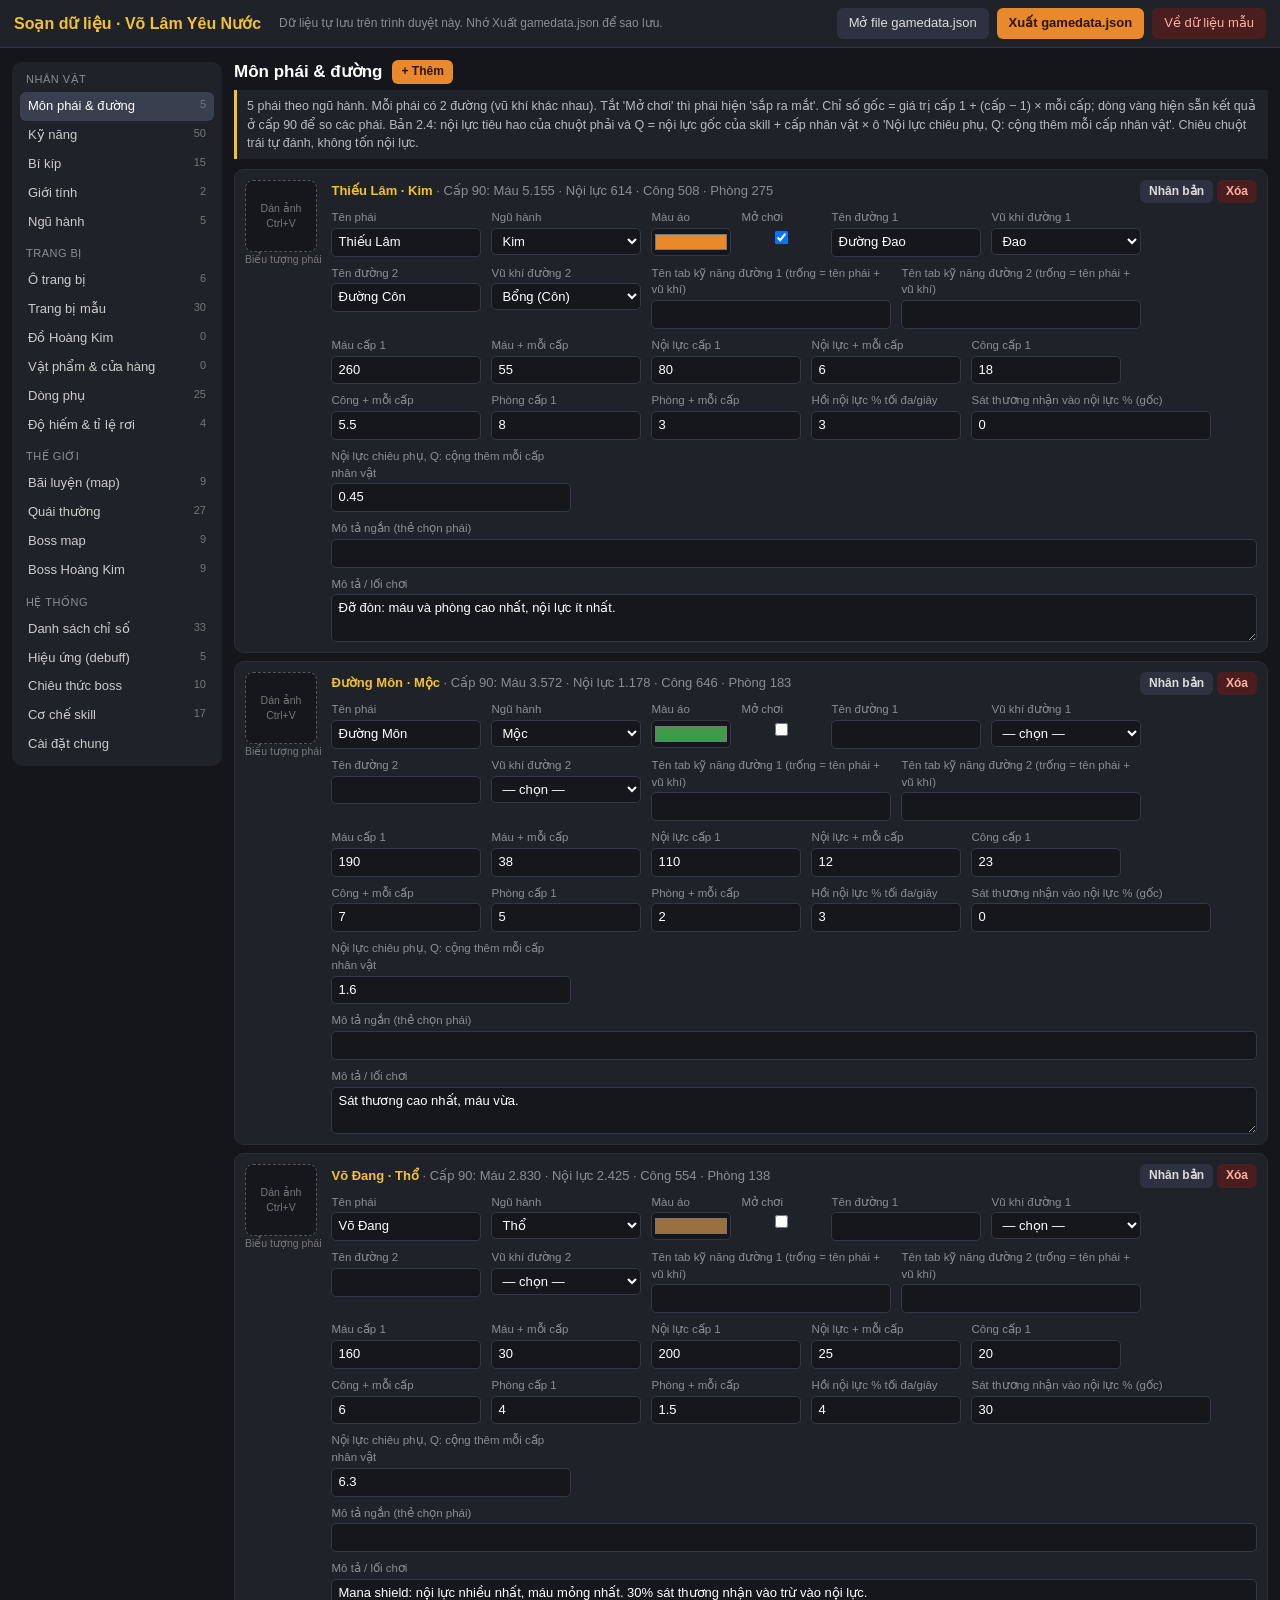
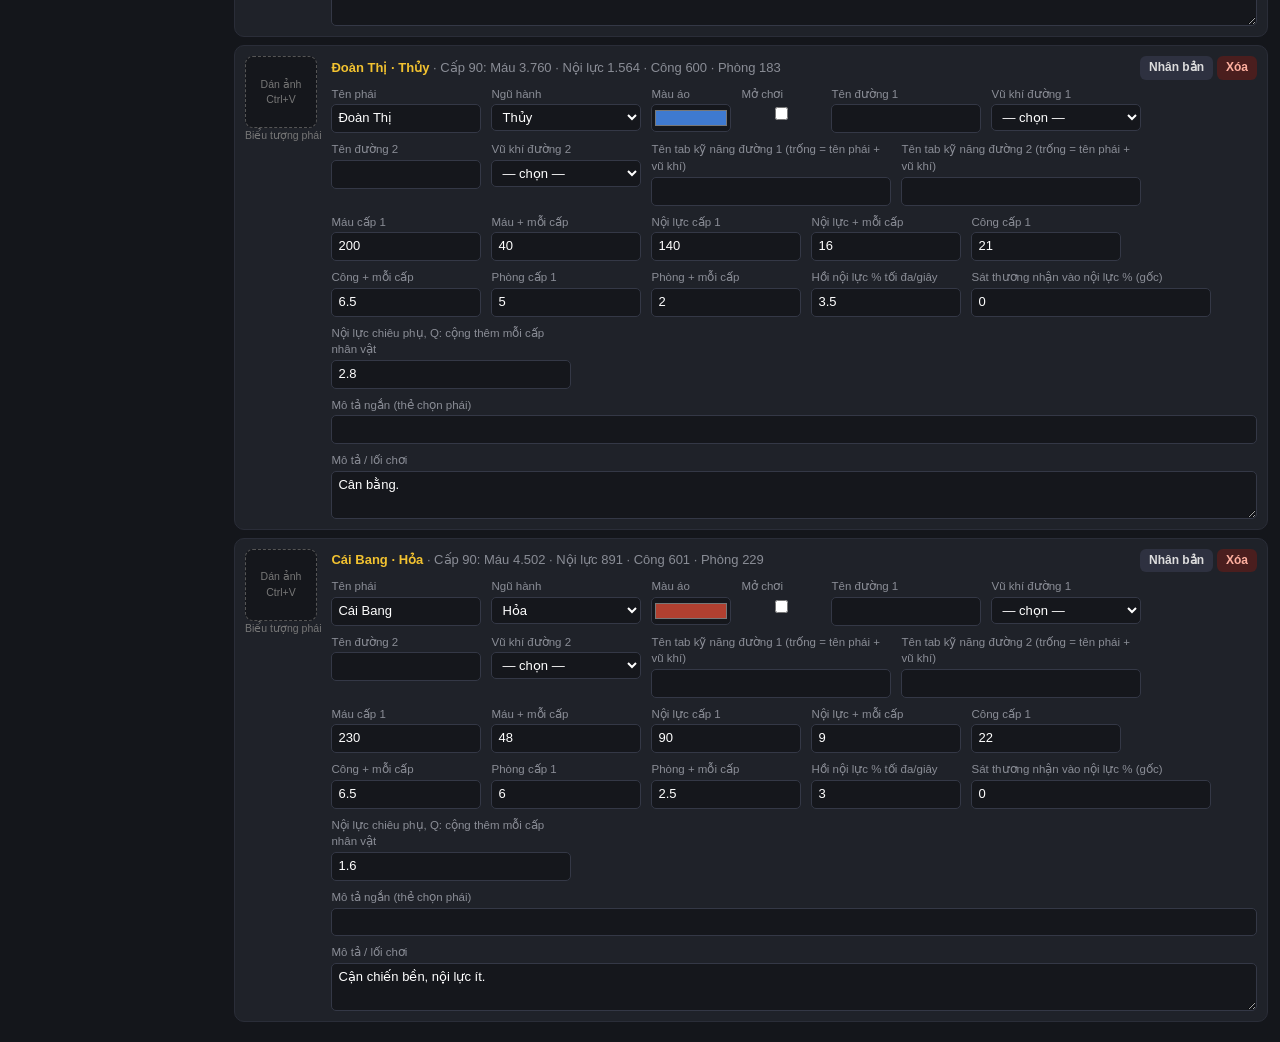
<file: editor.html>
<!DOCTYPE html>
<html lang="vi">
<head>
<meta charset="utf-8">
<meta name="viewport" content="width=device-width, initial-scale=1">
<title>Soạn dữ liệu · Võ Lâm Yêu Nước</title>
<link rel="icon" href="data:,">
<style>
* { box-sizing: border-box; }
html, body { margin: 0; height: 100%; }
body { background: #14161b; color: #d8d8d8; font: 13px/1.45 "Segoe UI", Roboto, Arial, sans-serif; }
button { font: inherit; cursor: pointer; }
.hidden { display: none !important; }
.muted { color: #8a8d96; }
header { display: flex; align-items: center; gap: 8px; padding: 8px 14px; background: #1f2229; border-bottom: 1px solid #2e3140; position: sticky; top: 0; z-index: 5; }
header .t { font-size: 16px; font-weight: 700; color: #f2c230; }
header .st { font-size: 12px; color: #8a8d96; margin-left: 10px; }
header .sp { margin-left: auto; }
.btn { background: #2e3140; color: #ddd; border: 0; border-radius: 6px; padding: 6px 12px; }
.btn:hover { background: #3a3f50; }
.btn.pri { background: #e8892c; color: #2a1404; font-weight: 600; }
.btn.pri:hover { background: #f39b40; }
.btn.danger { background: #4a1e1e; color: #ffb0a0; }
.btn.sm { padding: 3px 9px; font-size: 12px; }
.wrap { display: grid; grid-template-columns: 210px 1fr; gap: 12px; padding: 12px; }
nav { background: #1f2229; border-radius: 10px; padding: 8px; align-self: start; position: sticky; top: 62px; max-height: calc(100vh - 80px); overflow: auto; }
nav .g { color: #8a8d96; font-size: 11px; text-transform: uppercase; letter-spacing: .5px; margin: 10px 6px 4px; }
nav .g:first-child { margin-top: 2px; }
nav button { display: flex; width: 100%; background: none; border: 0; color: #ccc; text-align: left; padding: 5px 8px; border-radius: 6px; }
nav button:hover { background: #2a2d38; }
nav button.on { background: #3a3f50; color: #fff; }
nav button .n { margin-left: auto; color: #777; font-size: 11px; }
main { min-width: 0; }
.sec-head { display: flex; align-items: center; gap: 10px; flex-wrap: wrap; margin-bottom: 6px; }
.sec-head h2 { margin: 0; font-size: 17px; color: #fff; }
.help { background: #1f2229; border-left: 3px solid #f2c230; padding: 7px 10px; margin: 6px 0 10px; color: #b8bac2; font-size: 12.5px; }
.filters { display: flex; gap: 8px; align-items: center; flex-wrap: wrap; margin-bottom: 10px; }
.filters label { color: #8a8d96; font-size: 12px; display: flex; gap: 5px; align-items: center; }
.card { display: flex; gap: 10px; background: #1f2229; border: 1px solid #2a2d38; border-radius: 10px; padding: 10px; margin-bottom: 8px; }
.card .imgs { display: flex; flex-direction: column; gap: 6px; flex: none; }
.card .imgs.wide { flex-direction: row; flex-wrap: wrap; width: 250px; }
.card .body { flex: 1; min-width: 0; }
.card .head { font-weight: 600; color: #f2c230; margin-bottom: 6px; display: flex; gap: 8px; align-items: center; }
.card .head .acts { margin-left: auto; display: flex; gap: 4px; }
.fields { display: flex; flex-wrap: wrap; gap: 8px 10px; }
.f { display: flex; flex-direction: column; gap: 2px; font-size: 11.5px; color: #8a8d96; }
.f.s { width: 80px; } .f.m { width: 150px; } .f.l { width: 240px; } .f.xl { width: 100%; }
.f input, .f select, .f textarea { background: #15171c; border: 1px solid #343846; border-radius: 5px; color: #fff; padding: 4px 6px; font: inherit; font-size: 13px; width: 100%; }
.f textarea { min-height: 46px; resize: vertical; }
.f input:focus, .f select:focus, .f textarea:focus { outline: none; border-color: #f2c230; }
.f input[type=color] { padding: 1px; height: 28px; }
.f input[type=checkbox] { width: auto; }
.tag { display: inline-block; font-size: 10.5px; padding: 0 6px; border-radius: 8px; margin-left: 4px; font-weight: 500; }
.tag.ok { background: #1e3a1e; color: #8fd88f; }
.tag.new { background: #3a2a10; color: #f2c230; }
.chips { display: flex; flex-wrap: wrap; gap: 4px; }
.chip { background: #15171c; border: 1px solid #343846; color: #aaa; border-radius: 12px; padding: 2px 9px; font-size: 12px; }
.chip.on { background: #3a3218; border-color: #f2c230; color: #ffe08a; }
.lines { display: flex; flex-direction: column; gap: 4px; }
.line { display: flex; gap: 6px; align-items: center; }
.line select, .line input { background: #15171c; border: 1px solid #343846; border-radius: 5px; color: #fff; padding: 3px 6px; font: inherit; font-size: 12.5px; }
.line input { width: 80px; }
.line select { width: 260px; }
.line .x { background: none; border: 0; color: #a66; font-size: 15px; }
.lines .hd { display: flex; gap: 6px; font-size: 11px; color: #777; }
.img { width: 72px; height: 72px; border: 1px dashed #555; border-radius: 8px; background: #15171c center/contain no-repeat; display: flex; align-items: center; justify-content: center; text-align: center; font-size: 10.5px; color: #777; position: relative; outline: none; }
.img.bg { width: 128px; height: 72px; background-size: cover; }
.img.has { border-style: solid; border-color: #3a3f50; color: transparent; }
.img.active { border: 2px solid #f2c230; }
.img .clr { position: absolute; right: -6px; top: -6px; width: 18px; height: 18px; border-radius: 9px; border: 0; background: #4a1e1e; color: #ffb0a0; font-size: 11px; line-height: 18px; padding: 0; display: none; }
.img.has .clr { display: block; }
.img-l { font-size: 10.5px; color: #777; text-align: center; }
#toast { position: fixed; left: 50%; bottom: 20px; transform: translateX(-50%); background: #3a3f50; color: #fff; padding: 7px 14px; border-radius: 8px; opacity: 0; transition: .2s; pointer-events: none; z-index: 20; }
#toast.on { opacity: 1; }
.empty { color: #777; padding: 20px; text-align: center; background: #1f2229; border-radius: 10px; }
</style>
</head>
<body>
<header>
  <span class="t">Soạn dữ liệu · Võ Lâm Yêu Nước</span>
  <span class="st" id="status">Đang tải...</span>
  <span class="sp"></span>
  <button class="btn" id="b-open">Mở file gamedata.json</button>
  <button class="btn pri" id="b-export">Xuất gamedata.json</button>
  <button class="btn danger" id="b-reset">Về dữ liệu mẫu</button>
  <input type="file" id="f-open" accept=".json,application/json" class="hidden">
  <input type="file" id="f-img" accept="image/*" class="hidden">
</header>
<div class="wrap">
  <nav id="nav"></nav>
  <main id="main"></main>
</div>
<div id="toast"></div>

<script>
"use strict";
// =====================================================================
// FORM NHẬP DỮ LIỆU — Võ Lâm Yêu Nước
// Tự lưu trên trình duyệt (IndexedDB). Xuất ra gamedata.json để gửi Claude / upload GitHub.
// =====================================================================

const uid = p => p + "_" + Math.random().toString(36).slice(2, 8);
const $ = id => document.getElementById(id);
const esc = s => String(s ?? "").replace(/[&<>"']/g, c => ({ "&": "&amp;", "<": "&lt;", ">": "&gt;", '"': "&quot;", "'": "&#39;" }[c]));

// ---------------- Dữ liệu mẫu ----------------
const SKILL_SLOTS = [
  { id: "lmb", name: "Chuột trái · skill chính" },
  { id: "rmb", name: "Chuột phải · skill phụ" },
  { id: "p1",  name: "Bị động 1" },
  { id: "p2",  name: "Bị động 2" },
  { id: "q",   name: "Q · buff/debuff" }
];
const BOOST_ATTRS = [
  { id: "dmg", name: "Sát thương %" }, { id: "aspd", name: "Tốc đánh %" }, { id: "cd", name: "Hồi chiêu %" },
  { id: "size", name: "Vùng / kích thước %" }, { id: "dur", name: "Thời gian tác dụng %" }, { id: "count", name: "Số lượng (cộng thêm)" },
  { id: "mp", name: "Nội lực tiêu hao %" }, { id: "effectChance", name: "Tỉ lệ gây hiệu ứng %" },
  { id: "crit", name: "Chí mạng %" }, { id: "critdmg", name: "Sát thương chí mạng %" }
];
const BIKIP_TIERS = [{ id: "ha", name: "Hạ cấp" }, { id: "trung", name: "Trung cấp" }, { id: "cao", name: "Cao cấp" }];
const GOLD_TIERS = [{ id: "ha", name: "Hạ" }, { id: "trung", name: "Trung" }, { id: "thuong", name: "Thượng" }];
const DROP_SOURCES = [{ id: "mob", name: "Quái thường" }, { id: "boss", name: "Boss map" }, { id: "gold", name: "Boss Hoàng Kim" }];
const WEAPON_TYPES = [{ id: "dao", name: "Đao" }, { id: "kiem", name: "Kiếm" }, { id: "bong", name: "Bổng (Côn)" }, { id: "quyen", name: "Quyền (bao tay, chỉ)" }, { id: "phidao", name: "Phi Đao" }];
const MISC_KINDS = [{ id: "hp", name: "Hồi máu" }, { id: "mp", name: "Hồi nội lực" }, { id: "cure", name: "Giải hiệu ứng xấu" }, { id: "revive", name: "Hồi sinh" },
  { id: "ticket", name: "Vé boss Hoàng Kim" }, { id: "skillup", name: "Nâng cấp skill" }, { id: "reset", name: "Reset skill" },
  { id: "levelup", name: "Lên cấp ngay (Tuyết Liên)" }, { id: "newbie", name: "Lễ bao tân thủ" }, { id: "other", name: "Khác" }];
const MISC_SOURCES = [{ id: "shop", name: "Cửa hàng" }, { id: "boss", name: "Boss map" }, { id: "gold", name: "Boss Hoàng Kim" }];
const USE_IN = [{ id: "boss", name: "Đánh boss" }, { id: "pk", name: "PK" }, { id: "idle", name: "Treo máy" }];
const isUsable = it => ["hp", "mp", "cure", "revive"].includes(it.kind);

// Chỉ số gốc theo phái: giá trị cấp 1 + tăng mỗi cấp
const SECT_BASE = {
  thieulam: { hpBase: 260, hpLv: 55, mpBase: 80, mpLv: 6, atkBase: 18, atkLv: 5.5, defBase: 8, defLv: 3, mpRegen: 3, manaShield: 0, mpPerLv: 0.45, role: "Đỡ đòn: máu và phòng cao nhất, nội lực ít nhất." },
  duongmon: { hpBase: 190, hpLv: 38, mpBase: 110, mpLv: 12, atkBase: 23, atkLv: 7, defBase: 5, defLv: 2, mpRegen: 3, manaShield: 0, mpPerLv: 1.6, role: "Sát thương cao nhất, máu vừa." },
  vodang:   { hpBase: 160, hpLv: 30, mpBase: 200, mpLv: 25, atkBase: 20, atkLv: 6, defBase: 4, defLv: 1.5, mpRegen: 4, manaShield: 30, mpPerLv: 6.3, role: "Mana shield: nội lực nhiều nhất, máu mỏng nhất. 30% sát thương nhận vào trừ vào nội lực." },
  doanthi:  { hpBase: 200, hpLv: 40, mpBase: 140, mpLv: 16, atkBase: 21, atkLv: 6.5, defBase: 5, defLv: 2, mpRegen: 3.5, manaShield: 0, mpPerLv: 2.8, role: "Cân bằng." },
  caibang:  { hpBase: 230, hpLv: 48, mpBase: 90, mpLv: 9, atkBase: 22, atkLv: 6.5, defBase: 6, defLv: 2.5, mpRegen: 3, manaShield: 0, mpPerLv: 1.6, role: "Cận chiến bền, nội lực ít." }
};
const SECT_BASE_DEFAULT = { hpBase: 200, hpLv: 40, mpBase: 100, mpLv: 10, atkBase: 20, atkLv: 6, defBase: 5, defLv: 2, mpRegen: 3, manaShield: 0, mpPerLv: 1.5, role: "" };
function applySectBase(s) {
  const b = SECT_BASE[s.id] || SECT_BASE_DEFAULT;
  for (const k in b) {
    if (k === "role") { if (!s.desc) s.desc = b.role; }
    else if (s[k] === undefined) s[k] = b[k];
  }
  return s;
}

function defaultData() {
  const D = { meta: { app: "vlyn", kind: "gamedata", version: 2, updated: Date.now() } };

  D.settings = {
    counterBonus: 15, offlineHours: 24, invSize: 50, invMiscSize: 30, partyHpPer: 25, partyDmgPer: 10, skillGemMul: 1, skillExtraTiers: 3, skillExtraPoints: 2, skillExtraGemMul: 2, roomDummyHp: 2000000, netRate: 10,
    mobGoldMul: 75, mobGoldChance: 70, overLevelExpPer: 5, overLevelExpMax: 150, lotusGoldChance: 28, mapBossGoldChance: 2,
    newbieGems: 10, newbieHp: 10, newbieMp: 10, newbieWeaponLv: 10, newbieWeaponRar: 3,
    staminaMax: 100, staminaRegen: 3, dashStamina: 20, dashCd: 1.2,
    bossDmgMul: 2, bossBulletMul: 2, bossGapMul: 0.8, rageHpPct: 50, rageGapMul: 0.5, rageExtraPatterns: 2, resetRefund: 100, maxLevel: 99, expBase: 100, expPow: 2.2,
    mobDropChance: 12, maxOverLevel: 0, bikipMaxLv: 3,
    mpRegenFlat: 5, manaShieldRatio: 1, manaShieldCap: 80, reflectCap: 50,
    rules: "Qua boss map mới mở map kế tiếp. Bí kíp chỉ phái đó đọc được, phái khác bán lấy vàng. Đọc trùng bí kíp để lên cấp (tối đa 3). Skill chuột trái của mọi phái đều theo tốc đánh. Skill chuột phải có hồi chiêu cố định.",
    note: ""
  };

  D.elements = [
    { id: "kim", name: "Kim", color: "#f2c230", counters: "moc" },
    { id: "moc", name: "Mộc", color: "#4caf50", counters: "tho" },
    { id: "tho", name: "Thổ", color: "#b07a3c", counters: "thuy" },
    { id: "thuy", name: "Thủy", color: "#3f86e0", counters: "hoa" },
    { id: "hoa", name: "Hỏa", color: "#e04040", counters: "kim" }
  ];

  D.genders = [
    { id: "nam", name: "Nam", dmgBonus: 15, spread: 10, idleHit: 85, homing: false, note: "Sát thương cao, kém chính xác" },
    { id: "nu", name: "Nữ", dmgBonus: 0, spread: 3, idleHit: 95, homing: true, note: "Chính xác, đạn tự bám nhẹ" }
  ];

  D.sects = [
    { id: "thieulam", name: "Thiếu Lâm", element: "kim", robe: "#e8892c", enabled: true, path1: "Đường Đao", weapon1: "dao", path2: "Đường Côn", weapon2: "bong", desc: "", img: "" },
    { id: "duongmon", name: "Đường Môn", element: "moc", robe: "#3f9a4a", enabled: false, path1: "", weapon1: "", path2: "", weapon2: "", desc: "", img: "" },
    { id: "vodang", name: "Võ Đang", element: "tho", robe: "#9a7040", enabled: false, path1: "", weapon1: "", path2: "", weapon2: "", desc: "", img: "" },
    { id: "doanthi", name: "Đoàn Thị", element: "thuy", robe: "#3f7ad0", enabled: false, path1: "", weapon1: "", path2: "", weapon2: "", desc: "", img: "" },
    { id: "caibang", name: "Cái Bang", element: "hoa", robe: "#b04030", enabled: false, path1: "", weapon1: "", path2: "", weapon2: "", desc: "", img: "" }
  ];
  D.sects.forEach(applySectBase);

  const sk = (sect, path, slot, o = {}) => Object.assign({
    id: uid("sk"), sect, path, slot, name: "", mech: slot === "p1" || slot === "p2" ? "passive_skill" : "",
    maxLv: 10, aspd: slot === "lmb" ? 2 : 0, dmg: 0, dmgLv: 0, cd: 0, cdLv: 0, mp: 0,
    dur: 0, durLv: 0, size: 0, sizeLv: 0, count: 1, countLv: 0,
    effect: "", effectChance: 0, effectChanceLv: 0, target: "", boosts: [], stats: [],
    desc: "", note: "", img: ""
  }, o);
  D.skills = [];
  D.sects.forEach(s => [1, 2].forEach(p => SKILL_SLOTS.forEach(sl => D.skills.push(sk(s.id, p, sl.id)))));
  const find = (sect, path, slot) => D.skills.find(x => x.sect === sect && x.path === path && x.slot === slot);
  const daoL = find("thieulam", 1, "lmb"), daoR = find("thieulam", 1, "rmb");
  Object.assign(daoL, { name: "Nguyệt Đao Trảm", mech: "crescent", aspd: 2.5, dmg: 100, dmgLv: 12, size: 17, sizeLv: 3,
    desc: "Bắn trăng khuyết vàng bay thẳng. Lên cấp trăng to hơn. Tốc độ ra đòn theo tốc đánh." });
  Object.assign(daoR, { name: "Sư Tử Hống", mech: "cone", dmg: 230, dmgLv: 30, cd: 8, cdLv: 0.3, mp: 30, size: 250,
    desc: "Hét vùng tam giác trước mặt, gây sát thương và xóa đạn trong vùng. Hồi chiêu cố định, không theo tốc đánh." });
  Object.assign(find("thieulam", 1, "p1"), { name: "Nguyệt Ảnh Đao Pháp", mech: "passive_skill", target: daoL.id,
    boosts: [{ attr: "dmg", per: 5 }, { attr: "aspd", per: 4 }], desc: "Tăng sát thương và tốc đánh của Nguyệt Đao Trảm." });
  Object.assign(find("thieulam", 1, "p2"), { name: "Long Ngâm Công", mech: "passive_skill", target: daoR.id,
    boosts: [{ attr: "cd", per: -4 }, { attr: "size", per: 6 }], desc: "Giảm hồi chiêu và mở rộng vùng của Sư Tử Hống." });
  Object.assign(find("thieulam", 1, "q"), { name: "Phật Quang Phổ Chiếu", mech: "invuln", cd: 22, cdLv: 0.6, mp: 40, dur: 2, durLv: 0.15,
    desc: "Không nhận sát thương trong vài giây." });
  Object.assign(find("thieulam", 2, "lmb"), { name: "Phi Côn", mech: "staff_trap", aspd: 1.6, dmg: 80, dmgLv: 10, dur: 2, size: 60, count: 1, countLv: 0.5,
    desc: "Ném côn gây sát thương. Côn rơi xuống xoay tại chỗ gây sát thương vùng như bẫy. Lên cấp rơi được nhiều điểm cùng lúc." });

  D.bikip = [];
  D.sects.forEach(s => BIKIP_TIERS.forEach(t => D.bikip.push({ id: uid("bk"), sect: s.id, tier: t.id, name: "", maxLv: 3, stats: [], desc: "", img: "" })));
  Object.assign(D.bikip.find(b => b.sect === "thieulam" && b.tier === "ha"),
    { name: "Dịch Cân Kinh", stats: [{ stat: "hpPct", v1: 10, v2: 20, v3: 30 }], desc: "Ví dụ: tăng % máu (tính trên tổng sau khi mặc đồ)." });

  D.mechanics = [
    { id: "crescent", name: "Bắn trăng khuyết bay thẳng", done: true, note: "" },
    { id: "staff_trap", name: "Ném vật, rơi xuống xoay gây sát thương vùng (bẫy)", done: false, note: "" },
    { id: "cone", name: "Vùng tam giác trước mặt", done: true, note: "Có tùy chọn xóa đạn" },
    { id: "circle", name: "Vòng tròn quanh người", done: false, note: "" },
    { id: "orbit", name: "Vật xoay quanh người", done: false, note: "" },
    { id: "dash", name: "Lướt tới gây sát thương", done: false, note: "" },
    { id: "invuln", name: "Bất tử (không nhận sát thương)", done: false, note: "" },
    { id: "shield", name: "Khiên chặn đạn", done: true, note: "" },
    { id: "buff_stat", name: "Buff chỉ số có thời gian", done: false, note: "" },
    { id: "debuff_area", name: "Debuff vùng lên kẻ địch", done: false, note: "" },
    { id: "passive_skill", name: "Bị động: tăng cường skill khác", done: true, note: "" },
    { id: "passive_stat", name: "Bị động: tăng chỉ số", done: true, note: "" },
    { id: "other", name: "Khác (mô tả trong ghi chú)", done: false, note: "" },
    ...NEW_MECHS
  ];

  D.patterns = [
    { id: "ring", name: "Vòng đạn tỏa tròn", done: true, note: "" },
    { id: "fan", name: "Quạt đạn nhắm vào người", done: true, note: "" },
    { id: "spiral", name: "Xoắn ốc", done: true, note: "" },
    { id: "wall", name: "Tường đạn có khe hở", done: true, note: "" },
    { id: "big", name: "Cầu lớn bay chậm rồi nổ tung", done: true, note: "" },
    { id: "charge", name: "Lao vào người chơi", done: true, note: "" },
    { id: "rain", name: "Mưa đạn từ trên xuống", done: false, note: "" },
    { id: "summon", name: "Triệu hồi quái con", done: false, note: "" },
    { id: "zone", name: "Vùng cảnh báo rồi nổ", done: false, note: "" },
    { id: "laser", name: "Tia quét", done: false, note: "" }
  ];

  const st = (id, name, unit, group, done = false, note = "") => ({ id, name, unit, group, done, note });
  D.stats = [
    st("atk", "Công", "số", "Cơ bản", true), st("hp", "Máu", "số", "Cơ bản", true), st("mp", "Nội lực", "số", "Cơ bản", true),
    st("def", "Phòng", "số", "Cơ bản", true), st("crit", "Chí mạng", "%", "Cơ bản", true), st("critdmg", "Sát thương chí mạng", "%", "Cơ bản"),
    st("aspd", "Tốc đánh", "%", "Cơ bản"), st("mspd", "Tốc chạy", "%", "Cơ bản", true), st("atkPct", "Công", "%", "Cơ bản"),
    st("hpPct", "Máu", "%", "Cơ bản"), st("hpregen", "Hồi máu mỗi giây", "số", "Cơ bản"), st("mpregen", "Hồi nội lực mỗi giây", "số", "Cơ bản"),
    st("cdr", "Giảm hồi chiêu", "%", "Cơ bản"), st("lifesteal", "Hút máu", "%", "Cơ bản"),
    st("burnDmg", "Sát thương Hỏa (tổng trong 3 giây)", "số", "Gây hiệu ứng"), st("poisonDmg", "Sát thương Độc (tổng trong 10 giây)", "số", "Gây hiệu ứng"),
    st("slowChance", "Tỉ lệ làm chậm", "%", "Gây hiệu ứng"), st("freezeChance", "Tỉ lệ đóng băng", "%", "Gây hiệu ứng"),
    st("stunChance", "Tỉ lệ choáng", "%", "Gây hiệu ứng"),
    st("burnRes", "Giảm sát thương đốt", "%", "Kháng hiệu ứng"), st("poisonRes", "Giảm sát thương độc", "%", "Kháng hiệu ứng"),
    st("slowRes", "Giảm thời gian làm chậm", "%", "Kháng hiệu ứng"), st("freezeRes", "Giảm thời gian đóng băng", "%", "Kháng hiệu ứng"),
    st("stunRes", "Giảm thời gian choáng", "%", "Kháng hiệu ứng"),
    st("counterRes", "Giảm sát thương khi bị khắc", "%", "Ngũ hành"), st("counterDmg", "Tăng sát thương khi khắc địch", "%", "Ngũ hành"),
    st("mpPct", "Nội lực", "%", "Cơ bản", false, "Tính trên tổng sau khi mặc đồ."), st("defPct", "Phòng", "%", "Cơ bản", false, "Tính trên tổng sau khi mặc đồ."),
    st("reflect", "Phản sát thương", "%", "Đặc biệt", false, "Địch đánh 100, có 20% thì địch nhận lại 20, ta chỉ mất 80. Giới hạn ở Cài đặt chung."),
    st("bulletConvert", "Biến đạn địch thành đạn ta", "%", "Đặc biệt", false, "Tỉ lệ đạn địch chạm người bị đổi thành đạn của ta, bay ngược về kẻ địch. Ta không mất máu viên đó."),
    st("manaShield", "Sát thương nhận vào nội lực", "%", "Đặc biệt", false, "X% sát thương nhận vào trừ vào nội lực thay cho máu. Hết nội lực thì trừ máu. Tỉ lệ đổi và giới hạn ở Cài đặt chung."),
    st("manasteal", "Hút nội lực", "%", "Đặc biệt", false, "X% sát thương gây ra hồi thành nội lực."),
    st("allSkills", "Cộng cấp tất cả kỹ năng đã học", "số", "Đặc biệt", false, "+X cấp cho mọi kỹ năng đã học (cấp ≥ 1), được vượt cấp tối đa. Dòng hiếm nhất, chỉ ra ở vũ khí và áo.")
  ];

  D.effects = [
    { id: "burn", name: "Đốt (Hỏa)", color: "#ff6a3c", dur: 3, value: 0, valueNote: "Tổng Sát thương Hỏa chia đều trong 3 giây", stack: 1, resist: "burnRes", desc: "" },
    { id: "poison", name: "Trúng độc", color: "#7ad04a", dur: 10, value: 0, valueNote: "Tổng Sát thương Độc chia đều trong 10 giây", stack: 5, resist: "poisonRes", desc: "Cộng dồn tối đa 5 tầng" },
    { id: "slow", name: "Làm chậm", color: "#7fb2f0", dur: 2, value: 40, valueNote: "Giảm % tốc chạy", stack: 1, resist: "slowRes", desc: "" },
    { id: "freeze", name: "Đóng băng", color: "#bfe8ff", dur: 1.5, value: 0, valueNote: "Không di chuyển, không ra chiêu", stack: 1, resist: "freezeRes", desc: "" },
    { id: "stun", name: "Choáng", color: "#f2e070", dur: 1, value: 0, valueNote: "Không ra chiêu, vẫn đi được chậm", stack: 1, resist: "stunRes", desc: "" }
  ];

  D.slots = [
    { id: "weapon", name: "Vũ khí", main: ["atk"], note: "" },
    { id: "hat", name: "Mũ", main: ["hp", "def"], note: "" },
    { id: "armor", name: "Áo", main: ["hp", "def"], note: "" },
    { id: "boots", name: "Giày", main: ["mspd", "def"], note: "" },
    { id: "ring", name: "Nhẫn", main: ["crit", "atk"], note: "" },
    { id: "necklace", name: "Dây chuyền", main: ["mp", "hp"], note: "" }
  ];

  D.rarity = [
    { id: "r0", name: "Thường", color: "#c8c8c8", mul: 100, affix: 0, wMob: 70, wBoss: 0, wGold: 0 },
    { id: "r1", name: "Hiếm", color: "#4a90e2", mul: 130, affix: 1, wMob: 22, wBoss: 50, wGold: 20 },
    { id: "r2", name: "Quý", color: "#a066e0", mul: 165, affix: 2, wMob: 7, wBoss: 38, wGold: 45 },
    { id: "r3", name: "Huyền thoại", color: "#f2a530", mul: 210, affix: 3, wMob: 1, wBoss: 12, wGold: 35 }
  ];

  const names = {
    weapon: ["Giới Đao", "Nguyệt Nha Đao", "Kim Cang Đao", "Phục Ma Đao", "Phật Quang Đao"],
    hat: ["Tăng Mạo", "La Hán Mạo", "Bồ Đề Mạo", "Phật Quang Mạo", "Kim Liên Mạo"],
    armor: ["Tăng Bào", "Cà Sa", "La Hán Giáp", "Kim Lan Cà Sa", "Phật Quang Giáp"],
    boots: ["Giày Vải", "Hài Cỏ", "Đạp Tuyết Hài", "Truy Phong Hài", "Lăng Ba Hài"],
    ring: ["Nhẫn Đồng", "Nhẫn Bồ Đề", "Ngọc Giới", "Xá Lợi Giới", "Kim Cang Giới"],
    necklace: ["Chuỗi Hạt Gỗ", "Chuỗi Bồ Đề", "Chuỗi Phật Châu", "Xá Lợi Liên", "Kim Liên Chuỗi"]
  };
  const mains = {
    weapon: [{ stat: "atk", base: 6, per: 4 }],
    hat: [{ stat: "hp", base: 20, per: 10 }, { stat: "def", base: 2, per: 1 }],
    armor: [{ stat: "hp", base: 35, per: 16 }, { stat: "def", base: 3, per: 1.5 }],
    boots: [{ stat: "mspd", base: 3, per: 0.2 }, { stat: "def", base: 1, per: 0.6 }],
    ring: [{ stat: "crit", base: 2, per: 0.12 }, { stat: "atk", base: 2, per: 1.5 }],
    necklace: [{ stat: "mp", base: 10, per: 4 }, { stat: "hp", base: 15, per: 8 }]
  };
  D.items = [];
  Object.keys(names).forEach(slot => names[slot].forEach((n, i) => D.items.push({
    id: uid("it"), name: n, slot, ...(slot === "weapon" ? { weaponType: "dao" } : {}), sect: "all", path: "all",
    lvFrom: i * 10 + 1, lvTo: (i + 1) * 10, main: JSON.parse(JSON.stringify(mains[slot])),
    sources: ["mob", "boss", "gold"], desc: "", img: ""
  })));

  const af = (stat, base, per, minR = "r1") => ({ id: uid("af"), stat, base, per, slots: [], minRarity: minR, note: "" });
  D.affixes = [
    af("atk", 1, 1.5), af("hp", 10, 6), af("def", 1, 0.8), af("crit", 1, 0.08), af("mp", 5, 2), af("mspd", 1, 0.1),
    af("aspd", 2, 0.1), af("critdmg", 5, 0.3), af("hpregen", 2, 0.5), af("lifesteal", 1, 0.03, "r2"),
    af("burnDmg", 3, 1.2, "r2"), af("poisonDmg", 3, 1.2, "r2"), af("slowChance", 3, 0.05, "r2"),
    af("freezeChance", 2, 0.03, "r3"), af("stunChance", 2, 0.03, "r3"),
    af("burnRes", 5, 0.2), af("poisonRes", 5, 0.2), af("slowRes", 5, 0.2), af("freezeRes", 5, 0.2), af("stunRes", 5, 0.2),
    af("reflect", 3, 0.1, "r2"), af("manaShield", 3, 0.1, "r2"), af("manasteal", 1, 0.03, "r2"), af("bulletConvert", 2, 0.05, "r3"),
    Object.assign(af("allSkills", 1, 0, "r3"), { slots: ["weapon", "armor"], note: "Dòng hiếm nhất" })
  ];

  const mapNames = ["Rừng Trúc", "Hoàng Thổ Lĩnh", "Băng Cốc", "Hỏa Diệm Sơn", "Kim Sơn Phế Tự", "", "", "", ""];
  const mapEls = ["moc", "tho", "thuy", "hoa", "kim", "moc", "tho", "thuy", "hoa"];
  const mobNames = [["Trúc Yêu", "Độc Xà", "Mộc Tinh"], ["Thạch Quái", "Sa Trùng", "Thổ Hành Tôn"], ["Băng Hồn", "Hàn Ngư Tinh", "Tuyết Lang"],
    ["Hỏa Linh", "Viêm Hổ", "Hỏa Ma"], ["Kim Giáp Thi", "Đồng Nhân", "Kiếm Hồn"]];
  const bossNames = ["Trúc Lâm Yêu Vương", "Thạch Ma Vương", "Băng Hồn Nữ Vương", "Xích Diệm Ma Quân", "Kim Giáp Tướng Quân", "", "", "", ""];
  const pats = ["ring", "fan", "wall", "spiral", "big", "charge"];
  D.maps = []; D.monsters = []; D.bosses = [];
  for (let i = 0; i < 9; i++) {
    const id = "map" + (i + 1), lv = (i + 1) * 10;
    D.maps.push({ id, order: i + 1, name: mapNames[i], element: mapEls[i], lvFrom: i === 0 ? 1 : i * 10, lvTo: lv, desc: "", note: "", img: "", bg: "" });
    for (let k = 0; k < 3; k++) D.monsters.push({ id: uid("mob"), map: id, name: (mobNames[i] || [])[k] || "", element: mapEls[i],
      hpMul: 100, atkMul: 100, expMul: 100, effect: "", effectChance: 0, note: "", img: "" });
    D.bosses.push({ id: uid("bm"), map: id, name: bossNames[i], lv, element: mapEls[i],
      hp: 150 * lv * lv + 4000, atk: 15 + 10 * lv, def: 3 + 2 * lv,
      patterns: pats.slice(0, Math.min(pats.length, 3 + Math.floor(i / 2))), effect: "", effectChance: 0,
      drops: 2, dropExtra: 40, bikipChance: 0.38, bikipTier: "ha", note: "", img: "" });
  }

  const goldEls = { ha: ["kim", "moc", "thuy"], trung: ["hoa", "tho", "kim"], thuong: ["moc", "thuy", "hoa"] };
  const goldLv = { ha: 30, trung: 60, thuong: 90 };
  const goldUnlock = { ha: "map3", trung: "map6", thuong: "map9" };
  const goldMax = { ha: "ha", trung: "trung", thuong: "cao" };
  D.goldBosses = [];
  GOLD_TIERS.forEach(t => goldEls[t.id].forEach(el => {
    const lv = goldLv[t.id];
    D.goldBosses.push({ id: uid("hk"), tier: t.id, name: "", lv, element: el,
      hp: 3 * (150 * lv * lv + 4000), atk: Math.round(1.5 * (15 + 10 * lv)), def: 3 + 3 * lv,
      patterns: ["ring", "fan", "spiral", "wall", "big", "charge"], effect: "", effectChance: 0,
      unlock: goldUnlock[t.id], drops: 3, bikipChance: 15, bikipMax: goldMax[t.id], goldItemChance: 10, note: "", img: "" });
  }));
  D.goldItems = [];
  D.misc = [];
  return D;
}

let DATA = null;

// ---------------- Option helpers ----------------
const opt = (arr, label = x => x.name || "(chưa đặt tên)") => arr.map(x => ({ v: x.id, t: label(x) }));
const O = {
  elements: () => opt(DATA.elements),
  sects: () => opt(DATA.sects),
  sectsAll: () => [{ v: "all", t: "Tất cả phái" }, ...opt(DATA.sects)],
  paths: it => {
    const s = DATA.sects.find(x => x.id === it.sect);
    return [{ v: 1, t: (s && s.path1) || "Đường 1" }, { v: 2, t: (s && s.path2) || "Đường 2" }];
  },
  pathsAll: it => {
    const s = DATA.sects.find(x => x.id === it.sect);
    return [{ v: "all", t: "Cả 2 đường" }, { v: "1", t: (s && s.path1) || "Đường 1" }, { v: "2", t: (s && s.path2) || "Đường 2" }];
  },
  skillSlots: () => SKILL_SLOTS.map(s => ({ v: s.id, t: s.name })),
  mechs: () => DATA.mechanics.map(m => ({ v: m.id, t: m.name + (m.done ? "" : " (cần code mới)") })),
  patterns: () => DATA.patterns.map(m => ({ v: m.id, t: m.name + (m.done ? "" : " (cần code)") })),
  effects: () => [{ v: "", t: "Không" }, ...opt(DATA.effects)],
  stats: () => DATA.stats.map(s => ({ v: s.id, t: `${s.name}${s.unit === "%" ? " %" : ""}` })),
  slots: () => opt(DATA.slots),
  rarity: () => opt(DATA.rarity),
  maps: () => DATA.maps.map(m => ({ v: m.id, t: `${m.order}. ${m.name || "(chưa đặt tên)"}` })),
  sameSkills: it => DATA.skills.filter(s => s.sect === it.sect && s.path === it.path && s.id !== it.id && (s.slot === "lmb" || s.slot === "rmb" || s.slot === "q"))
    .map(s => ({ v: s.id, t: (s.name || "(chưa đặt tên)") + " · " + SKILL_SLOTS.find(x => x.id === s.slot).name })),
  itemSkills: it => DATA.skills.filter(s => s.sect === it.sect && (it.path === "all" || String(s.path) === String(it.path)))
    .map(s => ({ v: s.id, t: (s.name || "(chưa đặt tên)") + " · " + SKILL_SLOTS.find(x => x.id === s.slot).name })),
  goldLv: () => [{ v: 50, t: "Cấp 50" }, { v: 90, t: "Cấp 90" }],
  weaponTypes: () => WEAPON_TYPES.map(w => ({ v: w.id, t: w.name })),
  miscKinds: () => MISC_KINDS.map(x => ({ v: x.id, t: x.name })),
  miscSources: () => MISC_SOURCES.map(x => ({ v: x.id, t: x.name })),
  useIn: () => USE_IN.map(x => ({ v: x.id, t: x.name })),
  boostAttrs: () => BOOST_ATTRS.map(b => ({ v: b.id, t: b.name })),
  bikipTiers: () => BIKIP_TIERS.map(b => ({ v: b.id, t: b.name })),
  goldTiers: () => GOLD_TIERS.map(b => ({ v: b.id, t: b.name })),
  sources: () => DROP_SOURCES.map(b => ({ v: b.id, t: b.name })),
  units: () => [{ v: "số", t: "Số" }, { v: "%", t: "%" }],
  statGroups: () => ["Cơ bản", "Gây hiệu ứng", "Kháng hiệu ứng", "Ngũ hành", "Đặc biệt", "Khác"].map(g => ({ v: g, t: g }))
};
const nameOf = (list, id) => { const x = DATA[list].find(v => v.id === id); return x ? (x.name || "(chưa đặt tên)") : ""; };
const isPassive = it => it.slot === "p1" || it.slot === "p2";
// bị động có ô "Tăng cường cho skill": thường, lướt tới đánh (Thê Vân Tung), tăng khi chiêu còn trên sân (Mê Tung)
const isBoostMech = it => ["passive_skill", "dash_strike", "aura_while"].includes(it.mech);
const FX_TINTS = [{ v: "none", t: "Giữ màu gốc" }, { v: "light", t: "Tô nhẹ theo màu hệ" }, { v: "full", t: "Tô đậm theo màu hệ (hình nét đen)" }];
// cơ chế mới bản 2.1 (đã có code)
const NEW_MECHS = [
  { id: "twin_sword", name: "2 đạn nối tiếp (đạn sau 50% sát thương, luôn làm chậm)", done: true, note: "Lưỡng Nghi Kiếm Pháp. Tỉ lệ hiệu ứng = mức làm chậm %. Hình 1 = đạn đầu, Hình 2 = đạn sau." },
  { id: "tornado", name: "Lốc xoáy bay ra, càng xa càng to, trúng thì đóng băng và tan", done: true, note: "Tuyết Mãn Thương Sơn. Hình 1 = bàn tay đẩy, Khung 1–4 = lốc nhỏ tới to. Thời gian = thời gian bay." },
  { id: "dash_strike", name: "Bị động: đánh không tới thì lướt tới địch", done: true, note: "Thê Vân Tung. Chọn skill được tăng cường là chiêu chính xoay quanh người." },
  { id: "aura_while", name: "Bị động: tăng khi chiêu được tăng cường còn trên sân", done: true, note: "Mê Tung Nhuyễn Ảnh. Lúc chiêu đó hồi chiêu thì hút nội lực 10–50%." }
];

// ---------------- Định nghĩa các mục ----------------
// field: { k, l(label), t(type), w(width s/m/l/xl), o(options fn), show(it), rr(re-render card on change), cols(lines) }
const SECTIONS = [
  { group: "Nhân vật", key: "sects", title: "Môn phái & đường", noAdd: false,
    help: "5 phái theo ngũ hành. Mỗi phái có 2 đường (vũ khí khác nhau). Tắt 'Mở chơi' thì phái hiện 'sắp ra mắt'. Chỉ số gốc = giá trị cấp 1 + (cấp − 1) × mỗi cấp; dòng vàng hiện sẵn kết quả ở cấp 90 để so các phái. Bản 2.4: nội lực tiêu hao của chuột phải và Q = nội lực gốc của skill + cấp nhân vật × ô 'Nội lực chiêu phụ, Q: cộng thêm mỗi cấp nhân vật'. Chiêu chuột trái tự đánh, không tốn nội lực.",
    head: it => { const at = (b, l) => Math.round((+b || 0) + (+l || 0) * 89).toLocaleString("vi-VN");
      return `${it.name || "(chưa đặt tên)"} · ${nameOf("elements", it.element)} <span class="muted" style="font-weight:400">· Cấp 90: Máu ${at(it.hpBase, it.hpLv)} · Nội lực ${at(it.mpBase, it.mpLv)} · Công ${at(it.atkBase, it.atkLv)} · Phòng ${at(it.defBase, it.defLv)}</span>`; },
    imgs: [{ k: "img", l: "Biểu tượng phái" }],
    fields: [
      { k: "name", l: "Tên phái", t: "text", w: "m", rr: 1 }, { k: "element", l: "Ngũ hành", t: "select", o: O.elements, w: "m", rr: 1 },
      { k: "robe", l: "Màu áo", t: "color", w: "s" }, { k: "enabled", l: "Mở chơi", t: "check", w: "s" },
      { k: "path1", l: "Tên đường 1", t: "text", w: "m" }, { k: "weapon1", l: "Vũ khí đường 1", t: "select", o: O.weaponTypes, w: "m", blank: "— chọn —" },
      { k: "path2", l: "Tên đường 2", t: "text", w: "m" }, { k: "weapon2", l: "Vũ khí đường 2", t: "select", o: O.weaponTypes, w: "m", blank: "— chọn —" },
      { k: "tabName1", l: "Tên tab kỹ năng đường 1 (trống = tên phái + vũ khí)", t: "text", w: "l" }, { k: "tabName2", l: "Tên tab kỹ năng đường 2 (trống = tên phái + vũ khí)", t: "text", w: "l" },
      { k: "hpBase", l: "Máu cấp 1", t: "num", w: "m" }, { k: "hpLv", l: "Máu + mỗi cấp", t: "num", w: "m" },
      { k: "mpBase", l: "Nội lực cấp 1", t: "num", w: "m" }, { k: "mpLv", l: "Nội lực + mỗi cấp", t: "num", w: "m" },
      { k: "atkBase", l: "Công cấp 1", t: "num", w: "m" }, { k: "atkLv", l: "Công + mỗi cấp", t: "num", w: "m" },
      { k: "defBase", l: "Phòng cấp 1", t: "num", w: "m" }, { k: "defLv", l: "Phòng + mỗi cấp", t: "num", w: "m" },
      { k: "mpRegen", l: "Hồi nội lực % tối đa/giây", t: "num", w: "m" }, { k: "manaShield", l: "Sát thương nhận vào nội lực % (gốc)", t: "num", w: "l" },
      { k: "mpPerLv", l: "Nội lực chiêu phụ, Q: cộng thêm mỗi cấp nhân vật", t: "num", w: "l" },
      { k: "short", l: "Mô tả ngắn (thẻ chọn phái)", t: "text", w: "xl" },
      { k: "desc", l: "Mô tả / lối chơi", t: "area", w: "xl" }
    ],
    newItem: () => applySectBase({ id: uid("sect"), name: "", element: "kim", robe: "#888888", enabled: false, path1: "", weapon1: "", path2: "", weapon2: "", short: "", desc: "", img: "" })
  },
  { group: "Nhân vật", key: "skills", title: "Kỹ năng", noAdd: true,
    help: "Mỗi đường có 5 ô: Chuột trái (skill chính, theo tốc đánh), Chuột phải (skill phụ, hồi chiêu cố định), Bị động 1, Bị động 2, Q (buff/debuff có hồi chiêu và thời gian tác dụng). Cơ chế ghi '(cần code mới)' thì Claude phải viết thêm code. Ô nào không dùng cứ để 0. 'Vũ khí cần cầm': cầm sai loại thì không dùng được skill này; để trống là cầm gì cũng dùng được. 'Sát thương cộng thẳng' không nhân với công nên mạnh lúc đầu game, cuối game thì nhỏ dần.",
    filters: [{ k: "sect", l: "Phái", o: O.sects }, { k: "path", l: "Đường", o: () => [{ v: 1, t: "Đường 1" }, { v: 2, t: "Đường 2" }] }],
    head: it => `${nameOf("sects", it.sect)} · ${O.paths(it).find(p => p.v === it.path).t} · ${SKILL_SLOTS.find(s => s.id === it.slot).name}`,
    imgs: [{ k: "img", l: "Icon skill" },
      { k: "fxA", l: "Hình 1: đạn / hiệu ứng chính", kind: "fx" }, { k: "fxB", l: "Hình 2: đạn sau / lúc về / lúc gồng", kind: "fx" },
      { k: "fxF1", l: "Khung 1 (nhỏ)", kind: "fx" }, { k: "fxF2", l: "Khung 2", kind: "fx" }, { k: "fxF3", l: "Khung 3", kind: "fx" }, { k: "fxF4", l: "Khung 4 (to)", kind: "fx" }],
    imgsWide: true,
    fields: [
      { k: "name", l: "Tên skill", t: "text", w: "l" },
      { k: "mech", l: "Cơ chế", t: "select", o: O.mechs, w: "l", rr: 1, blank: "— chọn —" },
      { k: "maxLv", l: "Cấp tối đa (chưa tính tầng thêm)", t: "num", w: "m" },
      { k: "weapon", l: "Vũ khí cần cầm", t: "select", o: O.weaponTypes, w: "m", blank: "— không cần —" },
      { k: "aspd", l: "Tốc đánh gốc (đòn/giây)", t: "num", w: "m", show: it => it.slot === "lmb" },
      { k: "dmg", l: "Sát thương % công", t: "num", w: "m", show: it => !isPassive(it) },
      { k: "dmgLv", l: "+ mỗi cấp", t: "num", w: "s", show: it => !isPassive(it) },
      { k: "flatDmg", l: "Sát thương cộng thẳng (theo hệ phái)", t: "num", w: "m", show: it => !isPassive(it) },
      { k: "flatDmgLv", l: "+ mỗi cấp", t: "num", w: "s", show: it => !isPassive(it) },
      { k: "cd", l: "Hồi chiêu (giây)", t: "num", w: "m", show: it => it.slot === "rmb" || it.slot === "q" },
      { k: "cdLv", l: "− mỗi cấp", t: "num", w: "s", show: it => it.slot === "rmb" || it.slot === "q" },
      { k: "mp", l: "Nội lực tiêu hao (gốc)", t: "num", w: "m", show: it => !isPassive(it) && it.slot !== "lmb" },
      { k: "dur", l: "Thời gian tác dụng (giây)", t: "num", w: "m", show: it => !isPassive(it) },
      { k: "durLv", l: "+ mỗi cấp", t: "num", w: "s", show: it => !isPassive(it) },
      { k: "size", l: "Kích thước / vùng", t: "num", w: "m", show: it => !isPassive(it) },
      { k: "sizeLv", l: "+ mỗi cấp", t: "num", w: "s", show: it => !isPassive(it) },
      { k: "count", l: "Số đạn / điểm rơi", t: "num", w: "m", show: it => !isPassive(it) },
      { k: "countLv", l: "+ mỗi cấp (0,5 = +1 sau mỗi 2 cấp)", t: "num", w: "s", show: it => !isPassive(it) },
      { k: "effect", l: "Gây hiệu ứng", t: "select", o: O.effects, w: "m", show: it => !isPassive(it) },
      { k: "effectChance", l: "Tỉ lệ gây %", t: "num", w: "s", show: it => !isPassive(it) },
      { k: "effectChanceLv", l: "+ mỗi cấp", t: "num", w: "s", show: it => !isPassive(it) },
      { k: "target", l: "Tăng cường cho skill", t: "select", o: O.sameSkills, w: "l", blank: "— không —", show: isBoostMech },
      { k: "boosts", l: "Tăng cường mỗi cấp", t: "lines", w: "xl", show: isBoostMech,
        cols: [{ k: "attr", l: "Thuộc tính", t: "select", o: O.boostAttrs }, { k: "per", l: "Mỗi cấp", t: "num" }] },
      { k: "stats", l: "Chỉ số tăng mỗi cấp (bị động / buff)", t: "lines", w: "xl", show: it => it.mech === "passive_stat" || it.mech === "buff_stat" || it.slot === "q",
        cols: [{ k: "stat", l: "Chỉ số", t: "select", o: O.stats }, { k: "base", l: "Gốc", t: "num" }, { k: "per", l: "Mỗi cấp", t: "num" }] },
      { k: "fxARot", l: "Góc xoay Hình 1 (độ, để mũi hình chỉ đúng hướng bay)", t: "num", w: "l", show: it => !isPassive(it) },
      { k: "fxBRot", l: "Góc xoay Hình 2 (độ)", t: "num", w: "m", show: it => !isPassive(it) },
      { k: "fxTint", l: "Màu hình đạn", t: "select", o: () => FX_TINTS, w: "l", show: it => !isPassive(it) },
      { k: "desc", l: "Mô tả hiện trong game", t: "area", w: "xl" },
      { k: "note", l: "Ghi chú cho Claude (ý tưởng, cách hoạt động)", t: "area", w: "xl" }
    ]
  },
  { group: "Nhân vật", key: "bikip", title: "Bí kíp",
    help: "Bí kíp là bị động, dùng chung cả 2 đường. Mỗi phái 3 bí kíp: Hạ, Trung, Cao cấp. Rơi từ boss map (rất hiếm) và boss Hoàng Kim. Đọc trùng để lên cấp, tối đa 3. Điền giá trị chỉ số ở từng cấp 1/2/3.",
    filters: [{ k: "sect", l: "Phái", o: O.sects }],
    head: it => `${nameOf("sects", it.sect)} · Bí kíp ${BIKIP_TIERS.find(t => t.id === it.tier).name}`,
    imgs: [{ k: "img", l: "Hình sách" }],
    fields: [
      { k: "name", l: "Tên bí kíp", t: "text", w: "l" },
      { k: "tier", l: "Cấp bí kíp", t: "select", o: O.bikipTiers, w: "m", rr: 1 },
      { k: "maxLv", l: "Cấp tối đa", t: "num", w: "s" },
      { k: "stats", l: "Chỉ số tăng", t: "lines", w: "xl",
        cols: [{ k: "stat", l: "Chỉ số", t: "select", o: O.stats }, { k: "v1", l: "Cấp 1", t: "num" }, { k: "v2", l: "Cấp 2", t: "num" }, { k: "v3", l: "Cấp 3", t: "num" }] },
      { k: "desc", l: "Mô tả", t: "area", w: "xl" }
    ],
    newItem: f => ({ id: uid("bk"), sect: f.sect || "thieulam", tier: "ha", name: "", maxLv: 3, stats: [], desc: "", img: "" })
  },
  { group: "Nhân vật", key: "genders", title: "Giới tính", noAdd: true,
    help: "Nam: sát thương cao, đạn lệch nhiều. Nữ: chính xác, đạn tự bám nhẹ. Lệch đạn tính bằng độ (±). Hình nhân vật đổi theo loại vũ khí đang cầm; ảnh dán vào tự thu về 256×256, nên dùng ảnh nền trong suốt và để các tư thế cùng cỡ, cùng chỗ đứng.",
    head: it => it.name, imgsWide: true,
    imgs: [{ k: "sprite_none", l: "Tay không", kind: "sprite" }, { k: "sprite_dao", l: "Cầm Đao", kind: "sprite" },
      { k: "sprite_kiem", l: "Cầm Kiếm", kind: "sprite" }, { k: "sprite_bong", l: "Cầm Bổng", kind: "sprite" },
      { k: "sprite_quyen", l: "Quyền / Chỉ", kind: "sprite" }, { k: "sprite_phidao", l: "Cầm Phi Đao", kind: "sprite" }],
    fields: [
      { k: "name", l: "Tên", t: "text", w: "m" }, { k: "dmgBonus", l: "Sát thương cộng thêm %", t: "num", w: "m" },
      { k: "spread", l: "Đạn lệch ± độ", t: "num", w: "m" }, { k: "idleHit", l: "Tỉ lệ trúng khi treo máy %", t: "num", w: "m" },
      { k: "homing", l: "Đạn tự bám", t: "check", w: "s" }, { k: "note", l: "Ghi chú", t: "text", w: "l" }
    ]
  },
  { group: "Nhân vật", key: "elements", title: "Ngũ hành", noAdd: true,
    help: "Vòng khắc: Kim khắc Mộc, Mộc khắc Thổ, Thổ khắc Thủy, Thủy khắc Hỏa, Hỏa khắc Kim. % cộng thêm khi khắc chỉnh ở Cài đặt chung.",
    head: it => it.name,
    fields: [
      { k: "name", l: "Tên", t: "text", w: "m" }, { k: "color", l: "Màu skill", t: "color", w: "s" },
      { k: "counters", l: "Khắc hệ", t: "select", o: O.elements, w: "m" }
    ]
  },

  { group: "Trang bị", key: "slots", title: "Ô trang bị",
    help: "Các ô nhân vật mặc được. Chỉ số chính của từng món điền ở mục Trang bị mẫu; dòng phụ nào ra được ở ô nào thì chọn ở mục Dòng phụ. Thêm ô mới (ví dụ Đai lưng, Ngọc bội) thì Claude sẽ thêm vào game.",
    head: it => it.name || "(chưa đặt tên)",
    fields: [
      { k: "name", l: "Tên ô", t: "text", w: "m" },
      { k: "note", l: "Ghi chú", t: "text", w: "l" }
    ],
    newItem: () => ({ id: uid("slot"), name: "", note: "" })
  },
  { group: "Trang bị", key: "items", title: "Trang bị mẫu",
    help: "Mỗi dòng là một mẫu đồ. Khi rơi, game lấy mẫu theo ô và cấp rồi nhân hệ số độ hiếm. Chỉ số = Gốc + Mỗi cấp × (cấp đồ − Cấp từ): Gốc là chỉ số ở cấp thấp nhất của món, mỗi cấp trên đó cộng thêm một chút; bậc sau luôn mạnh hơn bậc trước. Phái nào cũng mặc được mọi món; cầm sai loại vũ khí thì không dùng được các skill cần vũ khí đó (xem ô 'Vũ khí cần cầm' ở Kỹ năng).",
    filters: [{ k: "slot", l: "Ô", o: O.slots }, { k: "weaponType", l: "Loại vũ khí", o: O.weaponTypes }],
    head: it => `${nameOf("slots", it.slot)}${it.slot === "weapon" && it.weaponType ? " · " + (WEAPON_TYPES.find(w => w.id === it.weaponType) || {}).name : ""} · Lv ${it.lvFrom}–${it.lvTo}`,
    imgs: [{ k: "img", l: "Hình đồ" }],
    fields: [
      { k: "name", l: "Tên đồ", t: "text", w: "l" }, { k: "slot", l: "Ô", t: "select", o: O.slots, w: "m", rr: 1 },
      { k: "weaponType", l: "Loại vũ khí", t: "select", o: O.weaponTypes, w: "m", rr: 1, blank: "— chọn —", show: it => it.slot === "weapon" },
      { k: "lvFrom", l: "Cấp từ", t: "num", w: "s", rr: 1 }, { k: "lvTo", l: "đến", t: "num", w: "s", rr: 1 },
      { k: "sources", l: "Rơi từ", t: "multi", o: O.sources, w: "l" },
      { k: "main", l: "Chỉ số chính", t: "lines", w: "xl",
        cols: [{ k: "stat", l: "Chỉ số", t: "select", o: O.stats }, { k: "base", l: "Gốc (ở Cấp từ)", t: "num" }, { k: "per", l: "+ mỗi cấp trên đó", t: "num" }] },
      { k: "desc", l: "Mô tả / ghi chú", t: "area", w: "xl" }
    ],
    newItem: f => ({ id: uid("it"), name: "", slot: f.slot || "weapon", weaponType: f.weaponType || "dao", sect: "all", path: "all", lvFrom: 1, lvTo: 10, main: [], sources: ["mob", "boss", "gold"], desc: "", img: "" })
  },
  { group: "Trang bị", key: "goldItems", title: "Đồ Hoàng Kim",
    help: "Trang bị nổi tiếng trong truyện. Chỉ rơi từ boss Hoàng Kim (tỉ lệ ở mục Boss Hoàng Kim), chọn ở ô 'Rơi từ' loại boss nào rơi món này. Chỉ số là số cố định, không nhân hệ số độ hiếm, không có dòng phụ ngẫu nhiên. Mỗi món có 1 đặc tính riêng (Claude sẽ code) và có thể cộng cấp skill của phái. Phái nào cũng đeo được; phần cộng cấp skill chỉ có tác dụng với phái ghi ở ô Phái.",
    filters: [{ k: "lv", l: "Cấp", o: O.goldLv }, { k: "sect", l: "Phái", o: () => [{ v: "all", t: "Đồ chung mọi phái" }, ...opt(DATA.sects)] }],
    head: it => { const p = it.sect !== "all" && it.path !== "all" ? (O.pathsAll(it).find(x => x.v === String(it.path)) || {}).t : "";
      const w = it.slot === "weapon" && it.weaponType ? " · " + (WEAPON_TYPES.find(x => x.id === it.weaponType) || {}).name : "";
      return `${nameOf("slots", it.slot)}${w} · ${it.sect === "all" ? "Mọi phái" : nameOf("sects", it.sect)}${p ? " · " + p : ""} · Lv${it.lv}`; },
    imgs: [{ k: "img", l: "Hình đồ" }],
    fields: [
      { k: "name", l: "Tên đồ", t: "text", w: "l", rr: 1 }, { k: "slot", l: "Ô", t: "select", o: O.slots, w: "m", rr: 1 },
      { k: "weaponType", l: "Loại vũ khí", t: "select", o: O.weaponTypes, w: "m", rr: 1, blank: "— chọn —", show: it => it.slot === "weapon" },
      { k: "sect", l: "Phái (được cộng skill)", t: "select", o: O.sectsAll, w: "m", rr: 1 }, { k: "path", l: "Đường", t: "select", o: O.pathsAll, w: "m", rr: 1 },
      { k: "lv", l: "Cấp yêu cầu", t: "num", w: "s", rr: 1 },
      { k: "origin", l: "Xuất xứ (truyện)", t: "text", w: "l" },
      { k: "dropTiers", l: "Rơi từ boss Hoàng Kim loại", t: "multi", o: O.goldTiers, w: "l" },
      { k: "stats", l: "Chỉ số cố định", t: "lines", w: "xl",
        cols: [{ k: "stat", l: "Chỉ số", t: "select", o: O.stats }, { k: "v", l: "Giá trị", t: "num" }] },
      { k: "skills", l: "Cộng cấp skill", t: "lines", w: "xl", show: it => it.sect !== "all",
        cols: [{ k: "skill", l: "Skill", t: "select", o: O.itemSkills }, { k: "lv", l: "+ cấp", t: "num" }] },
      { k: "uniqueName", l: "Tên đặc tính riêng", t: "text", w: "l" },
      { k: "unique", l: "Đặc tính riêng (hiện trong game)", t: "area", w: "xl" },
      { k: "note", l: "Ghi chú cho Claude (cách hoạt động)", t: "area", w: "xl" }
    ],
    newItem: f => ({ id: uid("hkit"), name: "", slot: "weapon", weaponType: "dao", sect: f.sect || "all", path: "all", lv: f.lv || 50, origin: "", dropTiers: ["thuong"],
      stats: [], skills: [], uniqueName: "", unique: "", note: "", img: "" })
  },
  { group: "Trang bị", key: "misc", title: "Vật phẩm & cửa hàng",
    help: "Túi đồ chia 2 ngăn: ngăn trang bị (đồ mặc được, bán được) và ngăn vật phẩm (các món ở đây, không bán được). Vật phẩm mua ở cửa hàng bằng vàng hoặc rơi từ boss. 'Xếp chồng' là số lượng tối đa trong 1 ô (1 = không xếp chồng). 'Giá trị': hồi máu/nội lực = % tối đa, hồi sinh = % máu khi sống lại, giải hiệu ứng = số giây miễn nhiễm sau khi uống. '% rơi' tính mỗi lần hạ boss thuộc nguồn đã chọn.",
    filters: [{ k: "kind", l: "Loại", o: O.miscKinds }],
    head: it => `${(MISC_KINDS.find(x => x.id === it.kind) || {}).name || ""}${it.shop ? ` · Cửa hàng: ${(+it.price || 0).toLocaleString("vi-VN")} vàng` : ""}${(it.stack || 1) > 1 ? ` · xếp chồng ${it.stack}` : ""}`,
    imgs: [{ k: "img", l: "Hình vật phẩm" }],
    fields: [
      { k: "name", l: "Tên vật phẩm", t: "text", w: "l" }, { k: "kind", l: "Loại", t: "select", o: O.miscKinds, w: "m", rr: 1 },
      { k: "stack", l: "Xếp chồng tối đa", t: "num", w: "s" },
      { k: "value", l: "Giá trị", t: "num", w: "s", show: isUsable },
      { k: "cd", l: "Chờ giữa 2 lần dùng (giây)", t: "num", w: "m", show: isUsable },
      { k: "pkLimit", l: "Tối đa mỗi trận PK (0 = không giới hạn)", t: "num", w: "m", show: isUsable },
      { k: "useIn", l: "Dùng được khi", t: "multi", o: O.useIn, w: "l", show: isUsable },
      { k: "bossTier", l: "Vé cho boss Hoàng Kim loại", t: "select", o: O.goldTiers, w: "m", show: it => it.kind === "ticket" },
      { k: "bossTier", l: "Loại (boss Hoàng Kim cùng loại rơi kèm)", t: "select", o: O.goldTiers, w: "m", show: it => it.kind === "levelup" },
      { k: "useBelow", l: "Dùng được khi dưới cấp", t: "num", w: "m", show: it => it.kind === "levelup" },
      { k: "useLimit", l: "Mỗi nhân vật dùng tối đa", t: "num", w: "m", show: it => it.kind === "levelup" },
      { k: "shop", l: "Bán ở cửa hàng", t: "check", w: "s", rr: 1 }, { k: "price", l: "Giá (vàng)", t: "num", w: "m", show: it => it.shop },
      { k: "quest", l: "Vật phẩm nhiệm vụ (không rao ở Chợ)", t: "check", w: "l" },
      { k: "sources", l: "Có được từ", t: "multi", o: O.miscSources, w: "l" },
      { k: "dropChance", l: "% rơi từ boss", t: "num", w: "s" }, { k: "dropQty", l: "Số lượng mỗi lần rơi", t: "num", w: "s" },
      { k: "desc", l: "Mô tả trong game", t: "area", w: "xl" },
      { k: "note", l: "Ghi chú cho Claude (cách hoạt động)", t: "area", w: "xl" }
    ],
    newItem: f => ({ id: uid("vp"), name: "", kind: f.kind || "hp", stack: 99, value: 0, cd: 0, pkLimit: 0, useIn: ["boss", "pk"], bossTier: "ha",
      shop: true, price: 0, sources: ["shop"], dropChance: 0, dropQty: 1, desc: "", note: "", img: "" })
  },
  { group: "Trang bị", key: "affixes", title: "Dòng phụ",
    help: "Dòng chỉ số ngẫu nhiên thêm vào đồ. Số dòng tùy độ hiếm. Giá trị = (Gốc + Mỗi cấp × cấp đồ) × ngẫu nhiên 60–100%. Không chọn ô nào nghĩa là ô nào cũng ra được.",
    head: it => nameOf("stats", it.stat),
    fields: [
      { k: "stat", l: "Chỉ số", t: "select", o: O.stats, w: "l", rr: 1 },
      { k: "base", l: "Gốc", t: "num", w: "s" }, { k: "per", l: "Mỗi cấp", t: "num", w: "s" },
      { k: "minRarity", l: "Độ hiếm tối thiểu", t: "select", o: O.rarity, w: "m" },
      { k: "slots", l: "Chỉ ra ở ô", t: "multi", o: O.slots, w: "xl" },
      { k: "note", l: "Ghi chú", t: "text", w: "l" }
    ],
    newItem: () => ({ id: uid("af"), stat: "atk", base: 1, per: 1, slots: [], minRarity: "r1", note: "" })
  },
  { group: "Trang bị", key: "rarity", title: "Độ hiếm & tỉ lệ rơi",
    help: "Hệ số % nhân vào chỉ số chính. Tỉ lệ rơi là trọng số (cột cộng lại không cần đúng 100).",
    head: it => it.name || "(chưa đặt tên)",
    fields: [
      { k: "name", l: "Tên", t: "text", w: "m" }, { k: "color", l: "Màu", t: "color", w: "s" },
      { k: "mul", l: "Hệ số chỉ số %", t: "num", w: "m" }, { k: "affix", l: "Số dòng phụ", t: "num", w: "s" },
      { k: "wMob", l: "Rơi từ quái", t: "num", w: "s" }, { k: "wBoss", l: "Rơi từ boss map", t: "num", w: "m" },
      { k: "wGold", l: "Rơi từ boss Hoàng Kim", t: "num", w: "m" }
    ],
    newItem: () => ({ id: uid("r"), name: "", color: "#ffffff", mul: 100, affix: 0, wMob: 0, wBoss: 0, wGold: 0 })
  },

  { group: "Thế giới", key: "maps", title: "Bãi luyện (map)", noAdd: true,
    help: "9 map. Hạ boss map mới mở map kế tiếp. Hình nền nên dùng ảnh ngang. Bản 2.3: 3 ô % máu / sát thương / kinh nghiệm của quái treo máy trong map (nhân với hệ số riêng của từng loại quái). Claude đã chỉnh sẵn để nhân vật đồ Hiếm đúng cấp hạ 1 con khoảng 3–4 lượt, mất khoảng 18% máu mỗi con, cấp 30 → 40 khoảng 3 giờ treo.",
    head: it => `Map ${it.order} · Lv ${it.lvFrom}–${it.lvTo}`,
    imgs: [{ k: "img", l: "Icon map" }, { k: "bg", l: "Hình nền", kind: "bg" }],
    fields: [
      { k: "name", l: "Tên map", t: "text", w: "l" }, { k: "element", l: "Ngũ hành", t: "select", o: O.elements, w: "m" },
      { k: "lvFrom", l: "Cấp từ", t: "num", w: "s", rr: 1 }, { k: "lvTo", l: "đến", t: "num", w: "s", rr: 1 },
      { k: "mobHp", l: "Máu quái (%)", t: "num", w: "s" }, { k: "mobAtk", l: "Sát thương quái (%)", t: "num", w: "s" }, { k: "mobExp", l: "Kinh nghiệm quái (%)", t: "num", w: "s" },
      { k: "desc", l: "Mô tả", t: "area", w: "xl" }, { k: "note", l: "Ghi chú cho Claude", t: "area", w: "xl" }
    ]
  },
  { group: "Thế giới", key: "monsters", title: "Quái thường",
    help: "Quái trong từng map. Hệ số % so với quái chuẩn cùng cấp (100 = bình thường).",
    filters: [{ k: "map", l: "Map", o: O.maps }],
    head: it => nameOf("maps", it.map),
    imgs: [{ k: "img", l: "Hình quái" }],
    fields: [
      { k: "name", l: "Tên quái", t: "text", w: "l" }, { k: "map", l: "Map", t: "select", o: O.maps, w: "m", rr: 1 },
      { k: "element", l: "Ngũ hành", t: "select", o: O.elements, w: "m" },
      { k: "hpMul", l: "Máu %", t: "num", w: "s" }, { k: "atkMul", l: "Công %", t: "num", w: "s" }, { k: "expMul", l: "EXP %", t: "num", w: "s" },
      { k: "effect", l: "Gây hiệu ứng", t: "select", o: O.effects, w: "m" }, { k: "effectChance", l: "Tỉ lệ %", t: "num", w: "s" },
      { k: "note", l: "Ghi chú", t: "text", w: "xl" }
    ],
    newItem: f => { const m = DATA.maps.find(x => x.id === (f.map || "map1")); return { id: uid("mob"), map: m.id, name: "", element: m.element, hpMul: 100, atkMul: 100, expMul: 100, effect: "", effectChance: 0, note: "", img: "" }; }
  },
  { group: "Thế giới", key: "bosses", title: "Boss map", noAdd: true,
    help: "Mỗi map 1 boss, cấp 10, 20 … 90. Hạ boss thì mở map tiếp theo. Bí kíp rơi rất hiếm (mặc định 0,38% ≈ 1/260).",
    head: it => `${nameOf("maps", it.map)} · Boss Lv${it.lv}`,
    imgs: [{ k: "img", l: "Hình boss" }],
    fields: [
      { k: "name", l: "Tên boss", t: "text", w: "l" }, { k: "lv", l: "Cấp", t: "num", w: "s", rr: 1 },
      { k: "element", l: "Ngũ hành", t: "select", o: O.elements, w: "m" },
      { k: "hp", l: "Máu", t: "num", w: "m" }, { k: "atk", l: "Công", t: "num", w: "s" }, { k: "def", l: "Phòng", t: "num", w: "s" },
      { k: "patterns", l: "Chiêu thức", t: "multi", o: O.patterns, w: "xl" },
      { k: "effect", l: "Gây hiệu ứng", t: "select", o: O.effects, w: "m" }, { k: "effectChance", l: "Tỉ lệ %", t: "num", w: "s" },
      { k: "drops", l: "Số món rơi", t: "num", w: "s" }, { k: "dropExtra", l: "% rơi thêm 1 món", t: "num", w: "m" },
      { k: "bikipChance", l: "% rơi bí kíp", t: "num", w: "m" }, { k: "bikipTier", l: "Bí kíp rơi", t: "select", o: O.bikipTiers, w: "m" },
      { k: "note", l: "Ghi chú cho Claude (chiêu mới, giai đoạn máu…)", t: "area", w: "xl" }
    ]
  },
  { group: "Thế giới", key: "goldBosses", title: "Boss Hoàng Kim",
    help: "3 loại Hạ, Trung, Thượng, mỗi loại 3 con, có ngũ hành như người chơi (gây thêm sát thương lên hệ bị khắc, nhận thêm từ hệ khắc mình). Mạnh và nhiều chiêu hơn boss map. Bí kíp rơi 15%: Hạ tối đa ra Hạ cấp, Trung tối đa Trung cấp, Thượng ra được tất cả.",
    filters: [{ k: "tier", l: "Loại", o: O.goldTiers }],
    head: it => `Hoàng Kim ${GOLD_TIERS.find(t => t.id === it.tier).name} · Lv${it.lv} · ${nameOf("elements", it.element)}`,
    imgs: [{ k: "img", l: "Hình boss" }],
    fields: [
      { k: "name", l: "Tên boss", t: "text", w: "l" }, { k: "tier", l: "Loại", t: "select", o: O.goldTiers, w: "m", rr: 1 },
      { k: "lv", l: "Cấp", t: "num", w: "s", rr: 1 }, { k: "element", l: "Ngũ hành", t: "select", o: O.elements, w: "m", rr: 1 },
      { k: "hp", l: "Máu", t: "num", w: "m" }, { k: "atk", l: "Công", t: "num", w: "s" }, { k: "def", l: "Phòng", t: "num", w: "s" },
      { k: "patterns", l: "Chiêu thức", t: "multi", o: O.patterns, w: "xl" },
      { k: "effect", l: "Gây hiệu ứng", t: "select", o: O.effects, w: "m" }, { k: "effectChance", l: "Tỉ lệ %", t: "num", w: "s" },
      { k: "unlock", l: "Mở sau khi hạ boss của", t: "select", o: O.maps, w: "l" },
      { k: "drops", l: "Số món rơi", t: "num", w: "s" },
      { k: "bikipChance", l: "% rơi bí kíp", t: "num", w: "m" }, { k: "bikipMax", l: "Bí kíp cao nhất rơi được", t: "select", o: O.bikipTiers, w: "m" },
      { k: "goldItemChance", l: "% rơi đồ Hoàng Kim", t: "num", w: "m" },
      { k: "note", l: "Ghi chú cho Claude", t: "area", w: "xl" }
    ],
    newItem: f => ({ id: uid("hk"), tier: f.tier || "ha", name: "", lv: 30, element: "kim", hp: 0, atk: 0, def: 0, patterns: [], effect: "", effectChance: 0, unlock: "map3", drops: 3, bikipChance: 15, bikipMax: "ha", goldItemChance: 10, note: "", img: "" })
  },

  { group: "Hệ thống", key: "stats", title: "Danh sách chỉ số",
    help: "Tất cả chỉ số dùng cho trang bị, bí kíp, skill. Chỉ số có nhãn 'cần code' thì game chưa tính, Claude sẽ thêm khi làm.",
    head: it => `${it.name || "(chưa đặt tên)"}${it.unit === "%" ? " %" : ""} <span class="tag ${it.done ? "ok" : "new"}">${it.done ? "đã có" : "cần code"}</span>`,
    fields: [
      { k: "name", l: "Tên chỉ số", t: "text", w: "l", rr: 1 }, { k: "unit", l: "Đơn vị", t: "select", o: O.units, w: "s", rr: 1 },
      { k: "group", l: "Nhóm", t: "select", o: O.statGroups, w: "m" }, { k: "note", l: "Ghi chú / cách tính", t: "text", w: "l" }
    ],
    newItem: () => ({ id: uid("stat"), name: "", unit: "số", group: "Khác", done: false, note: "" })
  },
  { group: "Hệ thống", key: "effects", title: "Hiệu ứng (debuff)",
    help: "Hiệu ứng skill, quái, boss gây ra. Mỗi hiệu ứng bị giảm bởi một chỉ số kháng.",
    head: it => it.name || "(chưa đặt tên)",
    fields: [
      { k: "name", l: "Tên", t: "text", w: "m" }, { k: "color", l: "Màu", t: "color", w: "s" },
      { k: "dur", l: "Thời gian (giây)", t: "num", w: "s" }, { k: "value", l: "Giá trị", t: "num", w: "s" },
      { k: "valueNote", l: "Tác dụng", t: "text", w: "l" }, { k: "stack", l: "Cộng dồn tối đa", t: "num", w: "s" },
      { k: "resist", l: "Bị giảm bởi chỉ số", t: "select", o: O.stats, w: "l" }, { k: "desc", l: "Ghi chú", t: "text", w: "l" }
    ],
    newItem: () => ({ id: uid("eff"), name: "", color: "#ffffff", dur: 2, value: 0, valueNote: "", stack: 1, resist: "", desc: "" })
  },
  { group: "Hệ thống", key: "patterns", title: "Chiêu thức boss",
    help: "Danh sách kiểu chiêu boss. Muốn chiêu mới thì thêm dòng và mô tả kỹ, Claude sẽ code.",
    head: it => `${it.name || "(chưa đặt tên)"} <span class="tag ${it.done ? "ok" : "new"}">${it.done ? "đã có" : "cần code"}</span>`,
    fields: [{ k: "name", l: "Tên chiêu", t: "text", w: "l", rr: 1 }, { k: "note", l: "Mô tả cách ra chiêu", t: "area", w: "xl" }],
    newItem: () => ({ id: uid("pat"), name: "", done: false, note: "" })
  },
  { group: "Hệ thống", key: "mechanics", title: "Cơ chế skill",
    help: "Kiểu hoạt động của skill người chơi. Thêm cơ chế mới và mô tả, Claude sẽ code.",
    head: it => `${it.name || "(chưa đặt tên)"} <span class="tag ${it.done ? "ok" : "new"}">${it.done ? "đã có" : "cần code"}</span>`,
    fields: [{ k: "name", l: "Tên cơ chế", t: "text", w: "l", rr: 1 }, { k: "note", l: "Mô tả", t: "area", w: "xl" }],
    newItem: () => ({ id: uid("mech"), name: "", done: false, note: "" })
  },
  { group: "Hệ thống", key: "settings", title: "Cài đặt chung", single: true,
    help: "Các con số áp dụng cho toàn game.",
    head: () => "Cài đặt chung",
    fields: [
      { k: "counterBonus", l: "Tương khắc: + % sát thương", t: "num", w: "m" },
      { k: "offlineHours", l: "Treo máy offline tối đa (giờ, lúc tắt web)", t: "num", w: "m" },
      { k: "partyHpPer", l: "Mỗi người thêm đánh boss: boss + % máu", t: "num", w: "l" },
      { k: "partyDmgPer", l: "Mỗi người thêm đánh boss: boss + % sát thương", t: "num", w: "l" },
      { k: "invSize", l: "Số ô túi trang bị", t: "num", w: "m" }, { k: "invMiscSize", l: "Số ô túi vật phẩm", t: "num", w: "m" },
      { k: "maxLevel", l: "Cấp tối đa nhân vật", t: "num", w: "m" },
      { k: "skillGemMul", l: "Nâng skill lên cấp n cần (n − 1) × ? viên ngọc nâng skill", t: "num", w: "l" },
      { k: "skillExtraTiers", l: "Số tầng thêm sau cấp tối đa của skill", t: "num", w: "m" },
      { k: "skillExtraPoints", l: "Mỗi tầng thêm tốn ? điểm skill", t: "num", w: "m" },
      { k: "skillExtraGemMul", l: "Mỗi tầng thêm: ngọc nhân ? lần", t: "num", w: "m" },
      { k: "roomDummyHp", l: "Phòng thử: máu mộc nhân", t: "num", w: "m" },
      { k: "mobGoldMul", l: "Vàng mỗi con quái (% so với công thức gốc)", t: "num", w: "m" },
      { k: "mobGoldChance", l: "% quái có rơi vàng", t: "num", w: "m" },
      { k: "overLevelExpPer", l: "Quái cao hơn mình mỗi cấp: thêm ?% kinh nghiệm", t: "num", w: "m" },
      { k: "overLevelExpMax", l: "Thưởng vượt cấp tối đa (%)", t: "num", w: "m" },
      { k: "lotusGoldChance", l: "% boss Hoàng Kim rơi kèm Thiên Sơn Tuyết Liên", t: "num", w: "m" },
      { k: "mapBossGoldChance", l: "% boss map rơi thêm 1 món Hoàng Kim (mỗi trận)", t: "num", w: "m" },
      { k: "newbieGems", l: "Lễ bao tân thủ: số Ngộ Đạo Ngọc", t: "num", w: "m" },
      { k: "newbieHp", l: "Lễ bao tân thủ: số thuốc máu", t: "num", w: "m" },
      { k: "newbieMp", l: "Lễ bao tân thủ: số thuốc nội lực", t: "num", w: "m" },
      { k: "newbieWeaponLv", l: "Lễ bao tân thủ: cấp vũ khí", t: "num", w: "m" },
      { k: "newbieWeaponRar", l: "Lễ bao tân thủ: độ hiếm vũ khí (0 Thường … 3 Huyền thoại)", t: "num", w: "m" },
      { k: "staminaMax", l: "Thể lực tối đa", t: "num", w: "m" },
      { k: "staminaRegen", l: "Hồi thể lực mỗi giây", t: "num", w: "m" },
      { k: "dashStamina", l: "Khinh công tốn ? thể lực", t: "num", w: "m" },
      { k: "dashCd", l: "Khinh công hồi chiêu (giây)", t: "num", w: "m" },
      { k: "bossDmgMul", l: "Boss: nhân sát thương", t: "num", w: "m" },
      { k: "bossBulletMul", l: "Boss: nhân tốc độ đạn", t: "num", w: "m" },
      { k: "bossGapMul", l: "Boss: nhân giãn cách ra chiêu (gốc 2,3 giây)", t: "num", w: "m" },
      { k: "rageHpPct", l: "Boss nổi giận khi dưới ?% máu", t: "num", w: "m" },
      { k: "rageGapMul", l: "Nổi giận: nhân giãn cách ra chiêu", t: "num", w: "m" },
      { k: "rageExtraPatterns", l: "Nổi giận: thêm ? chiêu", t: "num", w: "m" },
      { k: "netRate", l: "Chơi chung: gửi vị trí tối đa ? lần/giây", t: "num", w: "m" },
      { k: "resetRefund", l: "Reset skill hoàn lại % ngọc nâng skill đã dùng", t: "num", w: "l" },
      { k: "expBase", l: "EXP cấp: hệ số", t: "num", w: "m" }, { k: "expPow", l: "EXP cấp: lũy thừa", t: "num", w: "m" },
      { k: "mobDropChance", l: "% quái thường rơi đồ", t: "num", w: "m" },
      { k: "maxOverLevel", l: "Mặc đồ cao hơn cấp mình tối đa", t: "num", w: "m" },
      { k: "bikipMaxLv", l: "Bí kíp cấp tối đa", t: "num", w: "m" },
      { k: "mpRegenFlat", l: "Hồi nội lực cố định mỗi giây", t: "num", w: "m" },
      { k: "manaShieldRatio", l: "Mana shield: 1 nội lực đỡ bao nhiêu sát thương", t: "num", w: "l" },
      { k: "manaShieldCap", l: "Mana shield tối đa %", t: "num", w: "m" },
      { k: "reflectCap", l: "Phản sát thương tối đa %", t: "num", w: "m" },
      { k: "rules", l: "Luật chung", t: "area", w: "xl" },
      { k: "note", l: "Ghi chú tổng cho Claude", t: "area", w: "xl" }
    ]
  }
];
const SEC = Object.fromEntries(SECTIONS.map(s => [s.key, s]));

// ---------------- Trạng thái ----------------
let cur = "sects";
const filterState = { skills: { sect: "thieulam", path: 1 }, bikip: { sect: "thieulam" }, items: { slot: "weapon" }, goldItems: { lv: 50 }, misc: { kind: "" }, monsters: { map: "map1" }, goldBosses: { tier: "ha" } };
let activeImg = null;

// ---------------- Lưu tự động (IndexedDB) ----------------
const DB = {
  open() { return new Promise((ok, no) => { const r = indexedDB.open("vlyn-editor", 1); r.onupgradeneeded = () => r.result.createObjectStore("kv"); r.onsuccess = () => ok(r.result); r.onerror = () => no(r.error); }); },
  async get(k) { const db = await this.open(); return new Promise((ok, no) => { const r = db.transaction("kv").objectStore("kv").get(k); r.onsuccess = () => ok(r.result); r.onerror = () => no(r.error); }); },
  async set(k, v) { const db = await this.open(); return new Promise((ok, no) => { const t = db.transaction("kv", "readwrite"); t.objectStore("kv").put(v, k); t.oncomplete = () => ok(); t.onerror = () => no(t.error); }); }
};
let saveT = null;
function changed() {
  DATA.meta.updated = Date.now();
  $("status").textContent = "Đang lưu...";
  clearTimeout(saveT);
  saveT = setTimeout(async () => {
    try {
      await DB.set("data", DATA);
      const kb = Math.round(JSON.stringify(DATA).length / 1024);
      $("status").textContent = `Đã tự lưu ${new Date().toLocaleTimeString("vi-VN")} · ${kb.toLocaleString("vi-VN")} KB`;
    } catch (e) { $("status").textContent = "Lỗi lưu: " + e.message; }
    renderNav();
  }, 600);
}
function toast(t) { const el = $("toast"); el.textContent = t; el.classList.add("on"); clearTimeout(toast.t); toast.t = setTimeout(() => el.classList.remove("on"), 2200); }

// Bổ sung trường còn thiếu khi mở file cũ
function upgrade(d) {
  const def = defaultData();
  for (const k in def) {
    if (d[k] === undefined) d[k] = def[k];
    else if (k === "settings") d[k] = Object.assign({}, def.settings, d.settings);
  }
  d.meta = Object.assign({}, def.meta, d.meta);
  if ((d.meta.version || 1) < 2) {
    // Bản 2: thêm chỉ số mới, dòng phụ mới, đổi độc/lửa sang "tổng trong X giây"
    const add = (list, items, key) => items.forEach(x => { if (!d[list].some(y => y[key] === x[key])) d[list].push(x); });
    add("stats", def.stats, "id");
    add("affixes", def.affixes.filter(a => ["reflect", "manaShield", "manasteal", "bulletConvert", "allSkills"].includes(a.stat)), "stat");
    const ren = { burnDmg: ["Sát thương Hỏa (đốt máu mỗi giây)", "Sát thương Hỏa (tổng trong 3 giây)"], poisonDmg: ["Sát thương Độc (mỗi giây)", "Sát thương Độc (tổng trong 10 giây)"] };
    d.stats.forEach(s => { if (ren[s.id] && s.name === ren[s.id][0]) s.name = ren[s.id][1]; });
    const ep = d.effects.find(e => e.id === "poison");
    if (ep && ep.valueNote === "Mất máu mỗi giây theo Sát thương Độc") { ep.valueNote = "Tổng Sát thương Độc chia đều trong 10 giây"; if (ep.dur === 5) ep.dur = 10; }
    const eb = d.effects.find(e => e.id === "burn");
    if (eb && eb.valueNote === "Mất máu mỗi giây theo Sát thương Hỏa") eb.valueNote = "Tổng Sát thương Hỏa chia đều trong 3 giây";
    d.slots.forEach(s => { if ((s.id === "weapon" || s.id === "armor") && !(s.main || []).includes("allSkills")) (s.main = s.main || []).push("allSkills"); });
    d.meta.version = 2;
  }
  d.goldBosses.forEach(b => { if (b.goldItemChance === undefined) b.goldItemChance = 10; });
  // Vũ khí của đường: chữ cũ ("Đao", "Côn (Bổng)"...) đổi sang mã loại vũ khí
  const wmap = t => /phi/iu.test(t) ? "phidao" : /đao/iu.test(t) ? "dao" : /kiếm/iu.test(t) ? "kiem" : /côn|bổng/iu.test(t) ? "bong" : /quyền|chỉ|chưởng|tay/iu.test(t) ? "quyen" : "";
  d.sects.forEach(s => ["weapon1", "weapon2"].forEach(k => { if (s[k] && !WEAPON_TYPES.some(w => w.id === s[k])) s[k] = wmap(s[k]); }));
  d.sects.forEach(applySectBase);
  // Bản 2.1: hình đạn cho skill, cơ chế mới
  d.skills.forEach(k => {
    ["fxA", "fxB", "fxF1", "fxF2", "fxF3", "fxF4"].forEach(f => { if (k[f] === undefined) k[f] = ""; });
    if (k.fxARot === undefined) k.fxARot = 0; if (k.fxBRot === undefined) k.fxBRot = 0; if (!k.fxTint) k.fxTint = "none";
  });
  NEW_MECHS.forEach(m => { if (!d.mechanics.some(x => x.id === m.id)) d.mechanics.push({ ...m }); });
  return d;
}

// ---------------- Render ----------------
function listOf(sec) { return sec.single ? [DATA[sec.key]] : DATA[sec.key]; }
function visible(sec) {
  const f = filterState[sec.key] || {};
  return listOf(sec).filter(it => (sec.filters || []).every(fl => f[fl.k] === undefined || f[fl.k] === "" || String(it[fl.k]) === String(f[fl.k])));
}

function renderNav() {
  let g = "", html = "";
  SECTIONS.forEach(s => {
    if (s.group !== g) { g = s.group; html += `<div class="g">${g}</div>`; }
    const n = s.single ? "" : DATA[s.key].length;
    html += `<button data-sec="${s.key}" class="${s.key === cur ? "on" : ""}">${s.title}<span class="n">${n}</span></button>`;
  });
  $("nav").innerHTML = html;
}

function optionsHtml(opts, val, blank) {
  let has = false;
  let h = blank ? `<option value="">${esc(blank)}</option>` : "";
  h += opts.map(o => { const sel = String(o.v) === String(val); if (sel) has = true; return `<option value="${esc(o.v)}" ${sel ? "selected" : ""}>${esc(o.t)}</option>`; }).join("");
  if (!has && val !== "" && val != null && !blank) h += `<option value="${esc(val)}" selected>${esc(val)} (không có trong danh sách)</option>`;
  return h;
}

function fieldHtml(f, it) {
  const v = it[f.k];
  let inner = "";
  switch (f.t) {
    case "text": inner = `<input data-k="${f.k}" value="${esc(v)}">`; break;
    case "num": inner = `<input data-k="${f.k}" type="number" step="any" value="${v ?? 0}">`; break;
    case "color": inner = `<input data-k="${f.k}" type="color" value="${esc(v || "#ffffff")}">`; break;
    case "check": inner = `<input data-k="${f.k}" type="checkbox" ${v ? "checked" : ""}>`; break;
    case "area": inner = `<textarea data-k="${f.k}">${esc(v)}</textarea>`; break;
    case "select": inner = `<select data-k="${f.k}">${optionsHtml(f.o(it), v, f.blank)}</select>`; break;
    case "multi": {
      const set = new Set(v || []);
      inner = `<div class="chips">${f.o(it).map(o => `<button type="button" class="chip ${set.has(o.v) ? "on" : ""}" data-multi="${f.k}" data-v="${esc(o.v)}">${esc(o.t)}</button>`).join("")}</div>`;
      break;
    }
    case "lines": {
      const rows = (v || []).map((row, i) => `<div class="line">${f.cols.map(c => c.t === "select"
        ? `<select data-line="${f.k}" data-i="${i}" data-c="${c.k}">${optionsHtml(c.o(it), row[c.k])}</select>`
        : `<input data-line="${f.k}" data-i="${i}" data-c="${c.k}" type="number" step="any" value="${row[c.k] ?? 0}" title="${esc(c.l)}">`).join("")}
        <button type="button" class="x" data-delline="${f.k}" data-i="${i}" title="Xóa dòng">✕</button></div>`).join("");
      inner = `<div class="lines">${(v || []).length ? `<div class="hd">${f.cols.map(c => `<span style="width:${c.t === "select" ? "260px" : "80px"}">${esc(c.l)}</span>`).join("")}</div>` : ""}
        ${rows}<div><button type="button" class="btn sm" data-addline="${f.k}">+ Thêm dòng</button></div></div>`;
      break;
    }
  }
  return `<label class="f ${f.w || "m"}"><span>${esc(f.l)}</span>${inner}</label>`;
}

function cardHtml(sec, it) {
  const imgs = (sec.imgs || []).map(im => {
    const src = it[im.k];
    return `<div><div class="img ${im.kind === "bg" ? "bg" : ""} ${src ? "has" : ""}" tabindex="0" data-img="${im.k}" data-kind="${im.kind || "icon"}"
      style="${src ? `background-image:url(${src})` : ""}" title="Bấm chọn rồi Ctrl+V để dán ảnh, kéo thả file vào, hoặc bấm đúp để chọn file">
      Dán ảnh<br>Ctrl+V<button type="button" class="clr" data-clrimg="${im.k}" title="Xóa ảnh">✕</button></div><div class="img-l">${esc(im.l)}</div></div>`;
  }).join("");
  const fields = sec.fields.filter(f => !f.show || f.show(it)).map(f => fieldHtml(f, it)).join("");
  const acts = sec.single || sec.noAdd ? "" : `<span class="acts"><button type="button" class="btn sm" data-dup="1">Nhân bản</button><button type="button" class="btn sm danger" data-del="1">Xóa</button></span>`;
  return `<div class="card" data-id="${esc(it.id || "settings")}">${imgs ? `<div class="imgs${sec.imgsWide ? " wide" : ""}">${imgs}</div>` : ""}
    <div class="body"><div class="head"><span class="ht">${sec.head(it)}</span>${acts}</div><div class="fields">${fields}</div></div></div>`;
}

function renderMain() {
  const sec = SEC[cur];
  const f = filterState[cur] || {};
  const filters = (sec.filters || []).map(fl => `<label>${esc(fl.l)} <select data-filter="${fl.k}">
      <option value="">Tất cả</option>${fl.o({}).map(o => `<option value="${esc(o.v)}" ${String(f[fl.k]) === String(o.v) ? "selected" : ""}>${esc(o.t)}</option>`).join("")}</select></label>`).join("");
  const items = visible(sec);
  $("main").innerHTML = `<div class="sec-head"><h2>${sec.title}</h2>${sec.single || sec.noAdd ? "" : `<button class="btn sm pri" id="b-add">+ Thêm</button>`}</div>
    <div class="help">${esc(sec.help)}</div>${filters ? `<div class="filters">${filters}</div>` : ""}
    <div id="cards">${items.length ? items.map(it => cardHtml(sec, it)).join("") : `<div class="empty">Chưa có dòng nào.</div>`}</div>`;
  activeImg = null;
}

function findItem(id) { const sec = SEC[cur]; return sec.single ? DATA[sec.key] : DATA[sec.key].find(x => x.id === id); }
function rerenderCard(card) {
  const sec = SEC[cur], it = findItem(card.dataset.id);
  const tmp = document.createElement("div"); tmp.innerHTML = cardHtml(sec, it);
  card.replaceWith(tmp.firstElementChild);
}

// ---------------- Sự kiện ----------------
$("nav").addEventListener("click", e => {
  const b = e.target.closest("[data-sec]"); if (!b) return;
  cur = b.dataset.sec; renderNav(); renderMain(); window.scrollTo(0, 0);
});

$("main").addEventListener("input", e => {
  const el = e.target, card = el.closest(".card");
  if (el.dataset.filter !== undefined) return;
  if (!card) return;
  const it = findItem(card.dataset.id), sec = SEC[cur];
  if (el.dataset.k) {
    const f = sec.fields.find(x => x.k === el.dataset.k);
    let v = el.type === "checkbox" ? el.checked : el.value;
    if (f.t === "num") v = el.value === "" ? 0 : Number(el.value);
    if (f.t === "select" && typeof (f.o(it)[0] || {}).v === "number") v = Number(v);
    it[f.k] = v;
    changed();
    if (f.rr && e.type === "input" && (f.t === "select" || f.t === "check")) rerenderCard(card);
    else card.querySelector(".ht").innerHTML = sec.head(it);
  } else if (el.dataset.line) {
    const f = sec.fields.find(x => x.k === el.dataset.line);
    const col = f.cols.find(c => c.k === el.dataset.c);
    it[f.k][+el.dataset.i][col.k] = col.t === "num" ? Number(el.value || 0) : el.value;
    changed();
  }
});
$("main").addEventListener("change", e => {
  const el = e.target;
  if (el.dataset.filter !== undefined) {
    const sec = SEC[cur], fl = sec.filters.find(x => x.k === el.dataset.filter);
    filterState[cur] = filterState[cur] || {};
    const sample = fl.o({})[0];
    filterState[cur][fl.k] = el.value === "" ? "" : (sample && typeof sample.v === "number" ? Number(el.value) : el.value);
    renderMain(); return;
  }
  const card = el.closest(".card"); if (!card || !el.dataset.k) return;
  const f = SEC[cur].fields.find(x => x.k === el.dataset.k);
  if (f && f.rr && f.t !== "select" && f.t !== "check") rerenderCard(card);
});

$("main").addEventListener("click", e => {
  const t = e.target, card = t.closest(".card"), sec = SEC[cur];
  if (t.id === "b-add") {
    const it = sec.newItem(filterState[cur] || {});
    DATA[sec.key].push(it); changed(); renderMain();
    const c = document.querySelector(`.card[data-id="${it.id}"]`); if (c) { c.scrollIntoView({ block: "center" }); const i = c.querySelector("input"); if (i) i.focus(); }
    return;
  }
  if (!card) return;
  const it = findItem(card.dataset.id);
  if (t.dataset.del) {
    if (!confirm(`Xóa "${it.name || "dòng này"}"?`)) return;
    DATA[sec.key] = DATA[sec.key].filter(x => x !== it); changed(); renderMain(); return;
  }
  if (t.dataset.dup) {
    const copy = JSON.parse(JSON.stringify(it)); copy.id = uid(sec.key.slice(0, 3)); copy.name = (copy.name || "") + " (bản sao)";
    DATA[sec.key].splice(DATA[sec.key].indexOf(it) + 1, 0, copy); changed(); renderMain(); return;
  }
  if (t.dataset.multi) {
    const arr = it[t.dataset.multi] = it[t.dataset.multi] || [];
    const raw = t.dataset.v, i = arr.findIndex(x => String(x) === raw);
    if (i >= 0) arr.splice(i, 1); else arr.push(raw);
    t.classList.toggle("on"); changed(); return;
  }
  if (t.dataset.addline) {
    const f = sec.fields.find(x => x.k === t.dataset.addline);
    const row = {}; f.cols.forEach(c => row[c.k] = c.t === "select" ? (c.o(it)[0] || {}).v : 0);
    (it[f.k] = it[f.k] || []).push(row); changed(); rerenderCard(card); return;
  }
  if (t.dataset.delline) { it[t.dataset.delline].splice(+t.dataset.i, 1); changed(); rerenderCard(card); return; }
  if (t.dataset.clrimg) { e.stopPropagation(); it[t.dataset.clrimg] = ""; changed(); rerenderCard(card); return; }
  const im = t.closest("[data-img]");
  if (im) selectImg(im);
});
$("main").addEventListener("dblclick", e => {
  const im = e.target.closest("[data-img]"); if (!im) return;
  selectImg(im); $("f-img").value = ""; $("f-img").click();
});
$("f-img").addEventListener("change", e => { const f = e.target.files[0]; if (f && activeImg) applyImage(f); });

function selectImg(el) {
  document.querySelectorAll(".img.active").forEach(x => x.classList.remove("active"));
  el.classList.add("active"); el.focus();
  activeImg = { id: el.closest(".card").dataset.id, k: el.dataset.img, kind: el.dataset.kind };
}

document.addEventListener("paste", e => {
  if (!activeImg) return;
  const items = [...(e.clipboardData || {}).items || []];
  const img = items.find(i => i.type.startsWith("image/"));
  if (!img) {
    if (document.activeElement && document.activeElement.matches(".img")) toast("Trong bộ nhớ không có ảnh. Hãy copy chính tấm ảnh (chuột phải → Sao chép hình ảnh), không phải link.");
    return;
  }
  e.preventDefault();
  applyImage(img.getAsFile());
});
$("main").addEventListener("dragover", e => { if (e.target.closest("[data-img]")) e.preventDefault(); });
$("main").addEventListener("drop", e => {
  const im = e.target.closest("[data-img]"); if (!im) return;
  e.preventDefault(); selectImg(im);
  const f = [...e.dataTransfer.files].find(x => x.type.startsWith("image/"));
  if (f) applyImage(f); else toast("Chỉ nhận file ảnh.");
});

// Cắt/thu nhỏ ảnh: icon 128×128 và hình nhân vật 256×256 (giữ tỉ lệ, nền trong suốt), hình nền 960×540 (cắt cho đầy)
// Hình đạn: cắt sát phần trong suốt, thu về tối đa 64px, giữ tỉ lệ (vẽ nhẹ trong trận)
function fxImageUrl(bmp) {
  const t = document.createElement("canvas"); t.width = bmp.width; t.height = bmp.height;
  const tc = t.getContext("2d"); tc.drawImage(bmp, 0, 0);
  const px = tc.getImageData(0, 0, t.width, t.height).data;
  let x1 = t.width, y1 = t.height, x2 = -1, y2 = -1;
  for (let y = 0; y < t.height; y++) for (let x = 0; x < t.width; x++) {
    if (px[(y * t.width + x) * 4 + 3] > 15) { if (x < x1) x1 = x; if (x > x2) x2 = x; if (y < y1) y1 = y; if (y > y2) y2 = y; }
  }
  if (x2 < 0) { x1 = 0; y1 = 0; x2 = t.width - 1; y2 = t.height - 1; }
  const w = x2 - x1 + 1, h = y2 - y1 + 1, s = Math.min(1, 64 / Math.max(w, h));
  const cv = document.createElement("canvas"); cv.width = Math.max(1, Math.round(w * s)); cv.height = Math.max(1, Math.round(h * s));
  const c = cv.getContext("2d"); c.imageSmoothingQuality = "high";
  c.drawImage(t, x1, y1, w, h, 0, 0, cv.width, cv.height);
  let url = cv.toDataURL("image/webp", 0.9);
  if (!url.startsWith("data:image/webp")) url = cv.toDataURL("image/png");
  return url;
}

async function applyImage(file) {
  const target = activeImg; if (!target) return;
  try {
    const bmp = await createImageBitmap(file);
    if (target.kind === "fx") {
      const url = fxImageUrl(bmp), it = findItem(target.id);
      if (!it) return;
      it[target.k] = url; changed();
      const card = document.querySelector(`.card[data-id="${target.id}"]`);
      if (card) { rerenderCard(card); const el = document.querySelector(`.card[data-id="${target.id}"] [data-img="${target.k}"]`); if (el) selectImg(el); }
      toast(`Đã dán hình đạn (${Math.round(url.length / 1024)} KB)`);
      return;
    }
    const icon = target.kind !== "bg";
    const W = target.kind === "sprite" ? 256 : icon ? 128 : 960, H = target.kind === "sprite" ? 256 : icon ? 128 : 540;
    const cv = document.createElement("canvas"); cv.width = W; cv.height = H;
    const c = cv.getContext("2d");
    c.imageSmoothingQuality = "high";
    const s = icon ? Math.min(W / bmp.width, H / bmp.height) : Math.max(W / bmp.width, H / bmp.height);
    const w = bmp.width * s, h = bmp.height * s;
    c.drawImage(bmp, (W - w) / 2, (H - h) / 2, w, h);
    let url = cv.toDataURL("image/webp", icon ? 0.9 : 0.82);
    if (!url.startsWith("data:image/webp")) url = cv.toDataURL("image/png");
    const it = findItem(target.id);
    if (!it) return;
    it[target.k] = url; changed();
    const card = document.querySelector(`.card[data-id="${target.id}"]`);
    if (card) { rerenderCard(card); const el = document.querySelector(`.card[data-id="${target.id}"] [data-img="${target.k}"]`); if (el) selectImg(el); }
    toast(`Đã dán ảnh (${Math.round(url.length / 1024)} KB)`);
  } catch (err) { toast("Không đọc được ảnh: " + err.message); }
}

// ---------------- Xuất / mở file ----------------
$("b-export").onclick = () => {
  DATA.meta.updated = Date.now();
  const blob = new Blob([JSON.stringify(DATA, null, 1)], { type: "application/json" });
  const a = document.createElement("a");
  a.href = URL.createObjectURL(blob); a.download = "gamedata.json"; a.click();
  setTimeout(() => URL.revokeObjectURL(a.href), 2000);
  toast("Đã xuất gamedata.json");
};
$("b-open").onclick = () => { $("f-open").value = ""; $("f-open").click(); };
$("f-open").addEventListener("change", async e => {
  const f = e.target.files[0]; if (!f) return;
  try {
    const d = JSON.parse(await f.text());
    if (!d.meta || d.meta.app !== "vlyn" || d.meta.kind !== "gamedata") throw new Error("Không phải file gamedata.json của game");
    if (!confirm("Mở file này sẽ thay toàn bộ dữ liệu đang có trong form. Tiếp tục?")) return;
    DATA = upgrade(d); changed(); renderNav(); renderMain(); toast("Đã mở " + f.name);
  } catch (err) { alert("Không mở được: " + err.message); }
});
$("b-reset").onclick = () => {
  if (!confirm("Xóa hết dữ liệu đang soạn và quay về dữ liệu mẫu? Nên Xuất gamedata.json để sao lưu trước.")) return;
  DATA = defaultData(); changed(); renderNav(); renderMain();
};

// ---------------- Khởi động ----------------
(async () => {
  try { const d = await DB.get("data"); DATA = d ? upgrade(d) : defaultData(); }
  catch (e) { DATA = defaultData(); }
  if (navigator.storage && navigator.storage.persist) navigator.storage.persist().catch(() => {});
  renderNav(); renderMain();
  $("status").textContent = "Dữ liệu tự lưu trên trình duyệt này. Nhớ Xuất gamedata.json để sao lưu.";
})();
</script>
</body>
</html>
</file>
